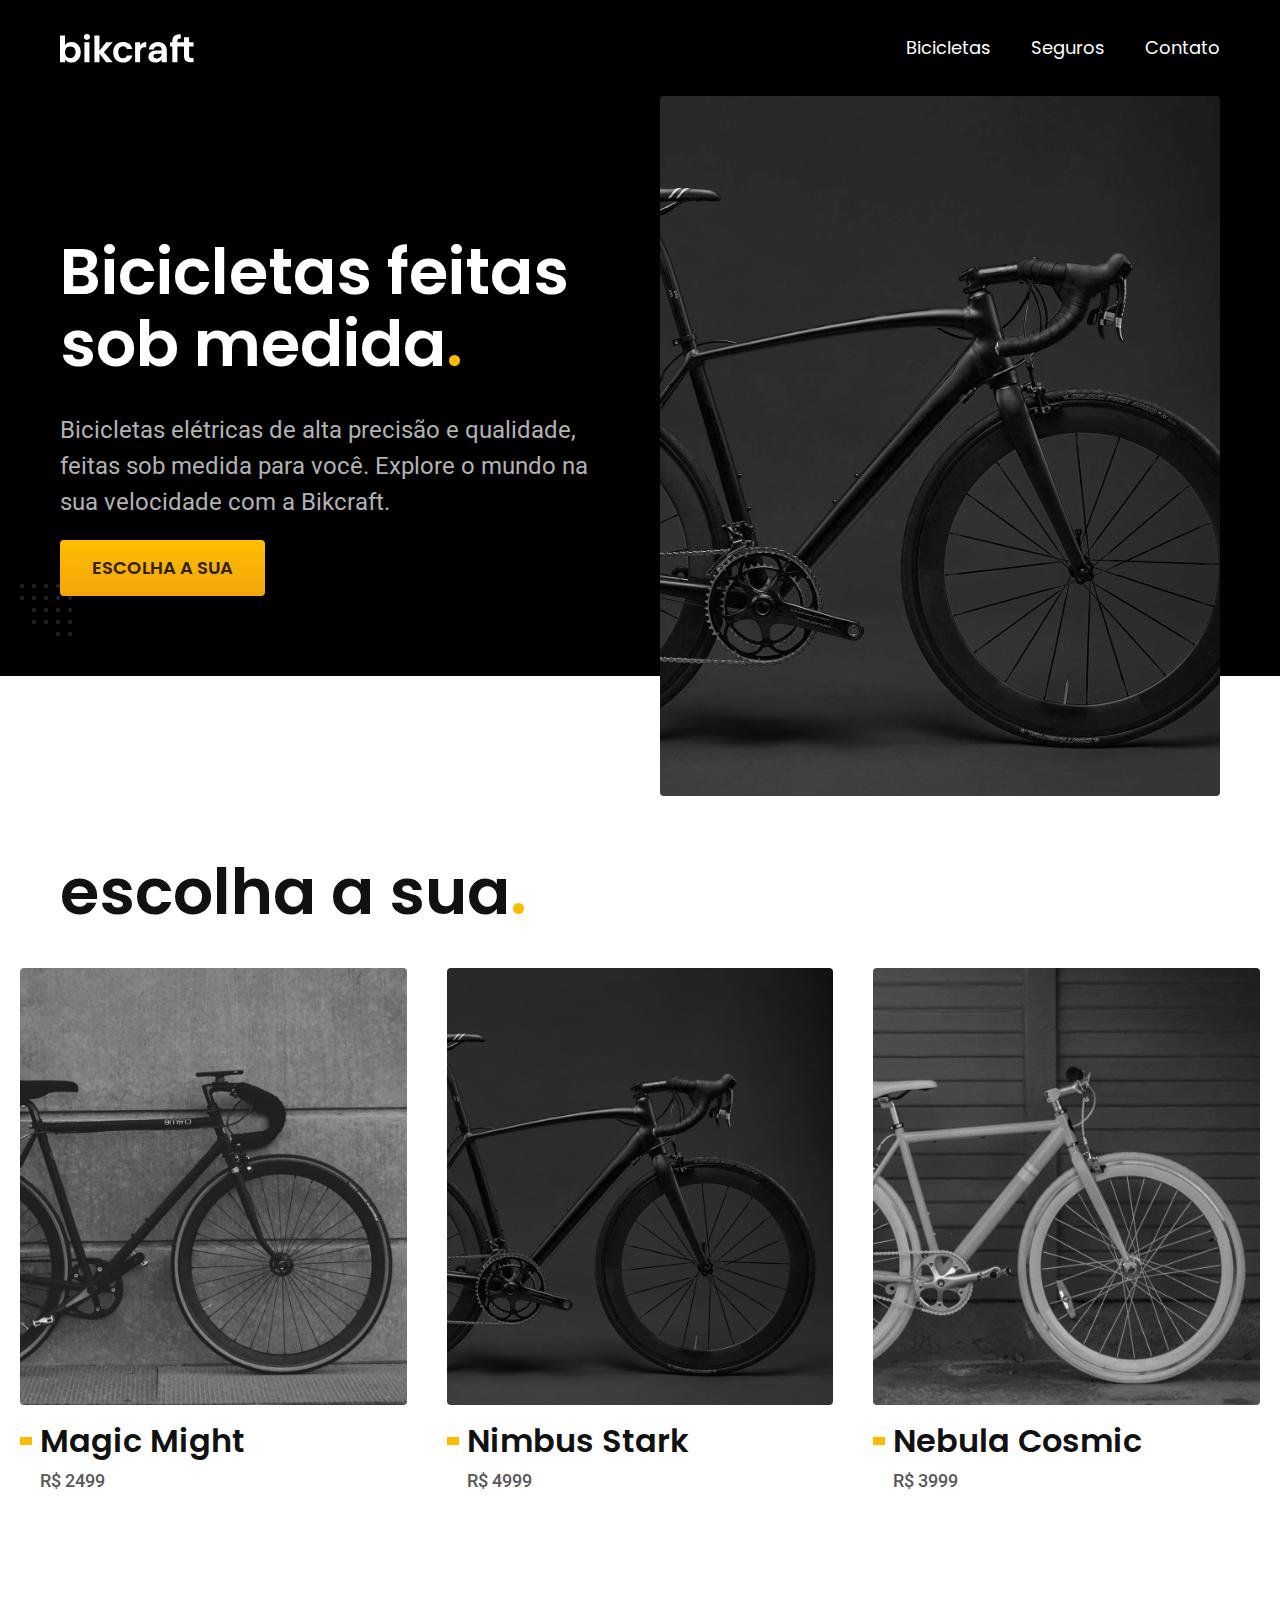
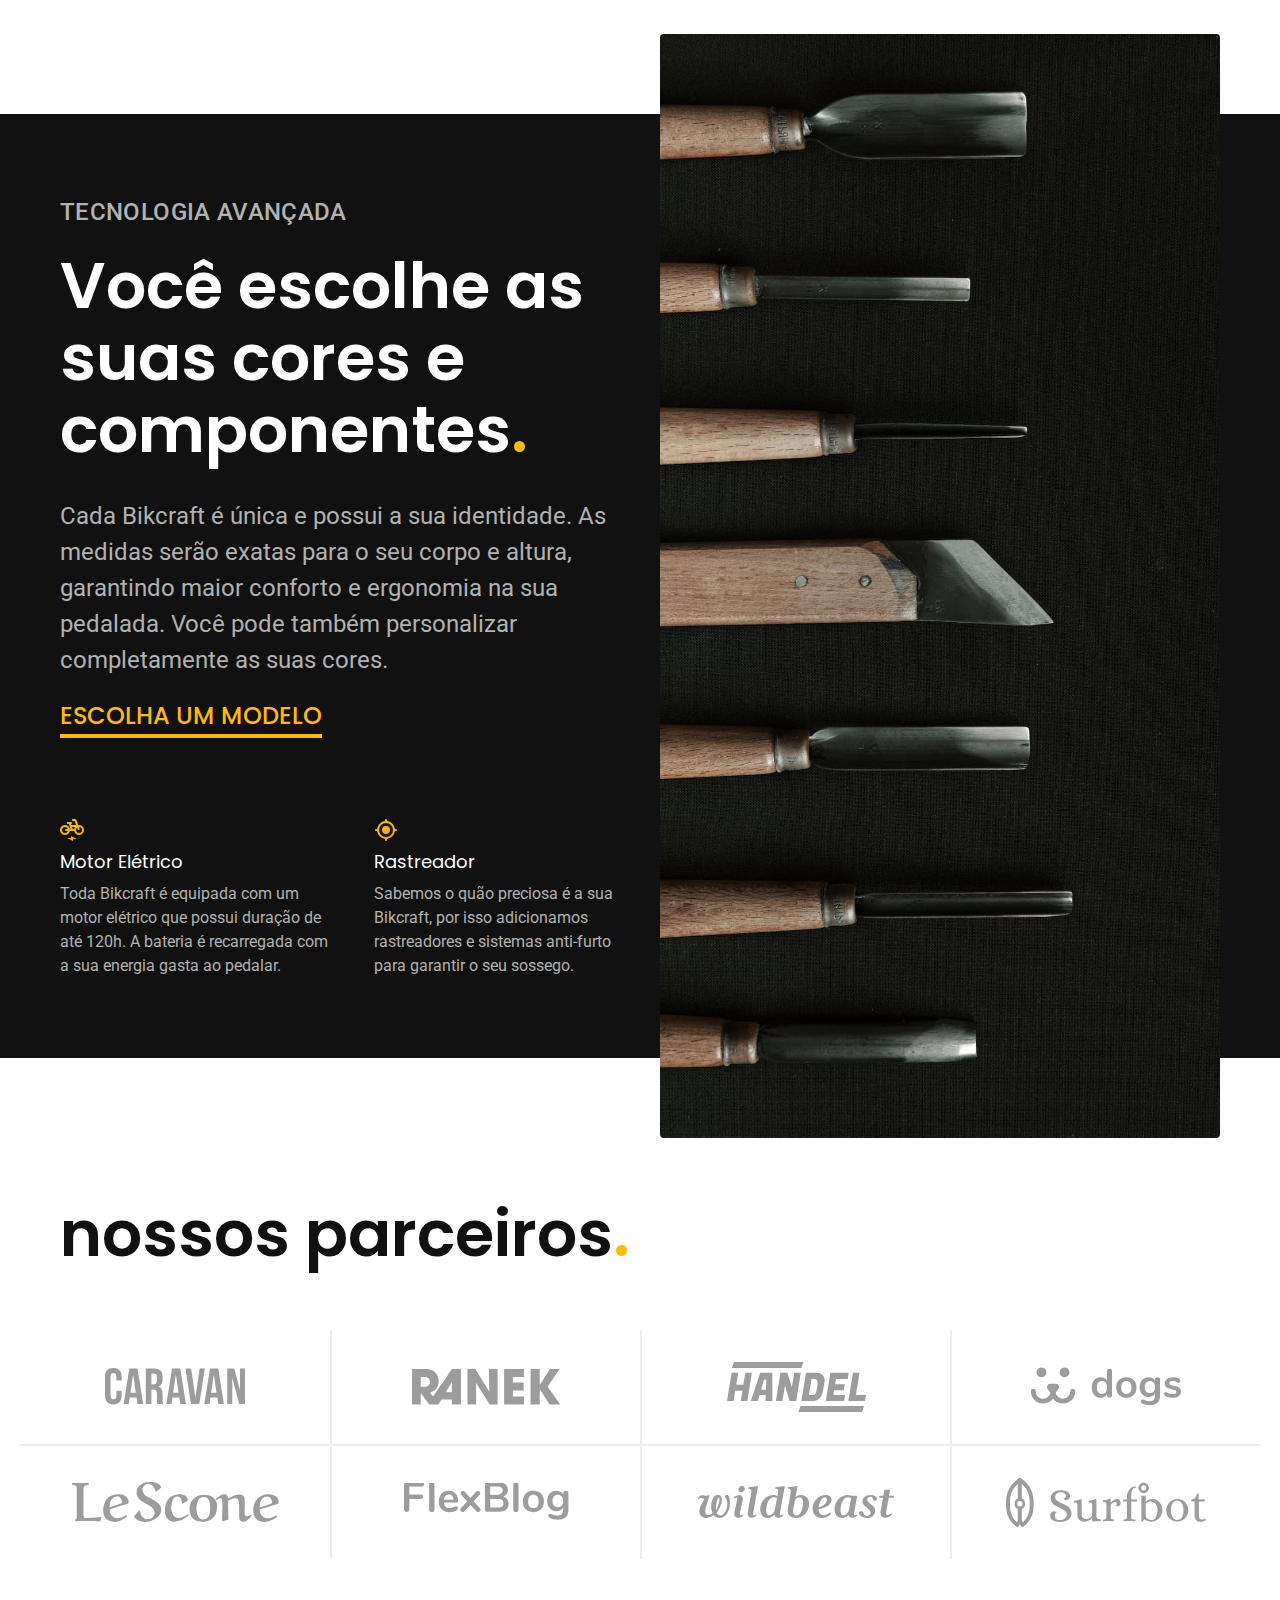
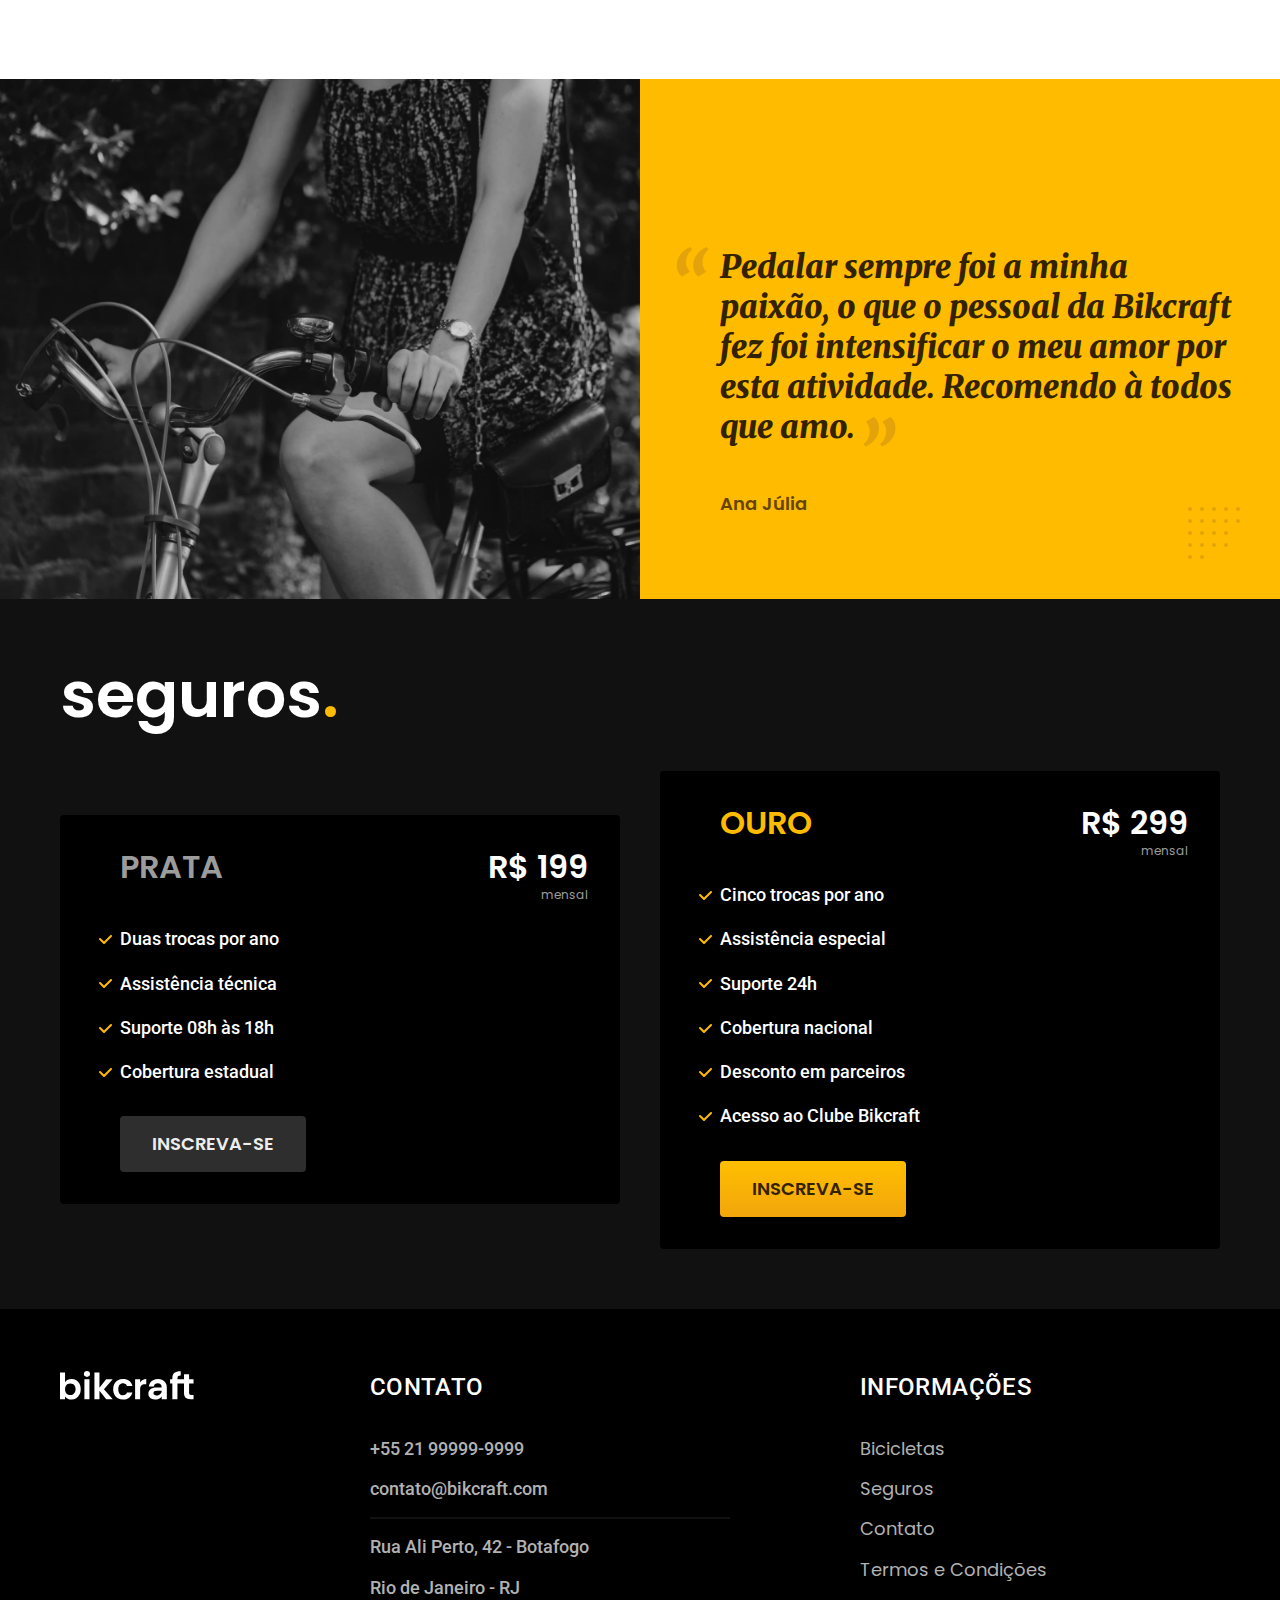
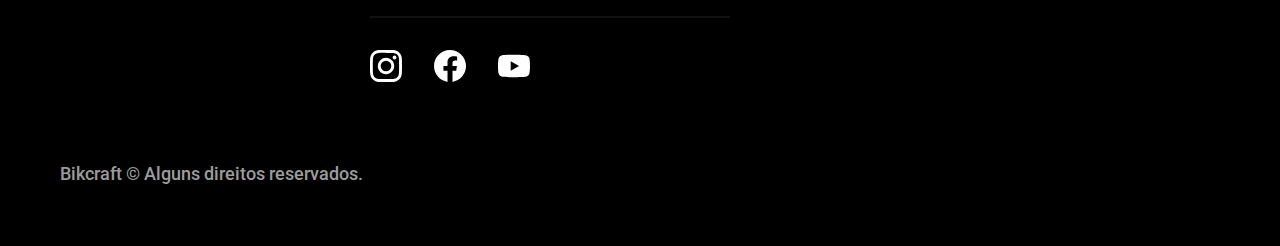
<file: index.html>
<!DOCTYPE html>
<html lang="pt-BR">
<head>
    <meta charset="UTF-8">
    <meta http-equiv="X-UA-Compatible" content="IE=edge">
    <meta name="viewport" content="width=device-width, initial-scale=1.0">
    <meta name="description" content="Bicicletas elétricas de alta precisão e qualidade, feitas sob medida para o cliente. Explore o mundo na sua velocidade com a Bikcraft.">
    
    <link rel="icon" href="./favicon.svg" type="image/svg+xml">
    <link rel="preload" href="./css/style.css" as="style">
    <link rel="stylesheet" href="./css/style.css">
    
    <title>Bikcraft - Bicicletas Elétricas</title>

    <script>document.documentElement.classList.add('js')</script>
</head>
<body>
    <header class="header-bg">
        <div class="container header">
            <a href="/"><img src="./img/bikcraft.svg" width="136" height="32" alt="Bikcraft"></a>
            <nav aria-label="Primária">
                <ul class="header-menu font-1-m">
                    <li><a href="./bicicletas.html">Bicicletas</a></li>
                    <li><a href="./seguros.html">Seguros</a></li>
                    <li><a href="./contato.html">Contato</a></li>
                </ul>
            </nav>
        </div>
    </header>

    <main class="intro-bg">
        <div class="intro container">
            <div class="intro-conteudo">
                <h1 class="font-1-xxl cor-0 fadeInDown" data-anime="200">Bicicletas feitas sob medida<span class="cor-p1">.</span></h1>
                <p class="font-2-l cor-5 fadeInDown" data-anime="400">Bicicletas elétricas de alta precisão e qualidade, feitas sob medida para você. Explore o mundo na sua velocidade com a Bikcraft.</p>
                <a class="btn fadeInDown" href="./bicicletas.html" data-anime="600">Escolha a sua</a>
            </div>
            <picture class="fadeInDown" data-anime="800">
                <source media="(max-width: 800px)" srcset="./img/bicicletas/nimbus.jpg">
                <img src="./img/fotos/introducao.jpg" width="1280" height="1600" alt="Bicicleta elétrica preta">
            </picture>          
        </div>
    </main>

    <article class="bicicletas-lista">
        <h2 class="container font-1-xxl">escolha a sua<span class="cor-p1">.</span></h2>
        <ul>
            <li>
                <a href="./bicicletas/magic.html">
                    <img src="./img/bicicletas/magic-home.jpg" alt="Bicicleta preta">
                    <h3 class="font-1-xl">Magic Might</h3>
                    <span class="font-2-m cor-8">R$ 2499</span>
                </a>
            </li>

            <li>
                <a href="./bicicletas/nimbus.html">
                    <img src="./img/bicicletas/nimbus-home.jpg" alt="Bicicleta preta">
                    <h3 class="font-1-xl">Nimbus Stark</h3>
                    <span class="font-2-m cor-8">R$ 4999</span>
                </a>
            </li>

            <li>
                <a href="./bicicletas/nebula.html">
                    <img src="./img/bicicletas/nebula-home.jpg" alt="Bicicleta branca">
                    <h3 class="font-1-xl">Nebula Cosmic</h3>
                    <span class="font-2-m cor-8">R$ 3999</span>
                </a>
            </li>
        </ul>
    </article>

    <article class="tecnologia-bg">
        <div class="tecnologia container">
            <div class="tecnologia-conteudo">
                <span class="font-2-l-b cor-5">Tecnologia Avançada</span>
                <h2 class="font-1-xxl cor-0">Você escolhe as suas cores e componentes<span class="cor-p1">.</span></h2>
                <p class="font-2-l cor-5">Cada Bikcraft é única e possui a sua identidade. As medidas serão exatas para o seu corpo e altura, garantindo maior conforto e ergonomia na sua pedalada. Você pode também personalizar completamente as suas cores.</p>
                <a class="link" href="./bicicletas.html">Escolha um modelo</a>
                <div class="tecnologia-vantagens">
                    <div>
                        <img src="./img/icones/eletrica.svg" alt="">
                        <h3 class="font-1-m cor-0">Motor Elétrico</h3>
                        <p class="font-2-s cor-5">Toda Bikcraft é equipada com um motor elétrico que possui duração de até 120h. A bateria é recarregada com a sua energia gasta ao pedalar.</p>
                    </div>
                    <div>
                        <img src="./img/icones/rastreador.svg" alt="">
                        <h3 class="font-1-m cor-0">Rastreador</h3>
                        <p class="font-2-s cor-5">Sabemos o quão preciosa é a sua Bikcraft, por isso adicionamos rastreadores e sistemas anti-furto para garantir o seu sossego.</p>
                    </div>
                </div>
            </div>
            <div class="tecnologia-img">
                <img src="./img/fotos/tecnologia.jpg" alt="">
            </div>
        </div>
    </article>

    <section class="parceiros" aria-label="Nossos Parceiros">
        <h2 class="container font-1-xxl">nossos parceiros<span class="cor-p1">.</span></h2>

        <ul>
            <li><img src="./img/parceiros/caravan.svg" alt="Caravan"></li>
            <li><img src="./img/parceiros/ranek.svg" alt="ranek"></li>
            <li><img src="./img/parceiros/handel.svg" alt="handel"></li>
            <li><img src="./img/parceiros/dogs.svg" alt="dogs"></li>
            <li><img src="./img/parceiros/lescone.svg" alt="lescone"></li>
            <li><img src="./img/parceiros/flexblog.svg" alt="flexblog"></li>
            <li><img src="./img/parceiros/wildbeast.svg" alt="wildbeast"></li>
            <li><img src="./img/parceiros/surfbot.svg" alt="surfbot"></li>
        </ul>
    </section>

    <section class="depoimento" aria-label="Depoimento">
        <div>
            <img src="./img/fotos/depoimento.jpg" alt="Pessoa pedalando uma Bikcraft">
        </div>
        <div class="depoimento-conteudo">
            <blockquote class="font-1-xl cor-p5">
                <p>Pedalar sempre foi a minha paixão, o que o pessoal da Bikcraft fez foi intensificar o meu amor por esta atividade. Recomendo à todos que amo.</p>
                <span class="font-1-m-b cor-p4">Ana Júlia</span>
            </blockquote>
        </div>
    </section>

    <article class="seguros-bg">
        <div class="seguros container">
            <h2 class="font-1-xxl cor-0">seguros<span class="cor-p1">.</span></h2>

            <div class="seguros-item">
                <h3 class="font-1-xl cor-6">PRATA</h3>
                    <span class="font-1-xl cor-0">R$ 199 <span class="font-1-xs cor-6">mensal</span></span>
                    <ul class="font-2-m cor-0">
                        <li>Duas trocas por ano</li>
                        <li>Assistência técnica</li>
                        <li>Suporte 08h às 18h</li>
                        <li>Cobertura estadual</li>
                    </ul>
                    <a class="btn secundario" href="./orcamento.html">Inscreva-se</a>
            </div>

            <div class="seguros-item">
                <h3 class="font-1-xl cor-p1">OURO</h3>
                    <span class="font-1-xl cor-0">R$ 299 <span class="font-1-xs cor-6">mensal</span></span>
                    <ul class="font-2-m cor-0">
                        <li>Cinco trocas por ano</li>
                        <li>Assistência especial</li>
                        <li>Suporte 24h</li>
                        <li>Cobertura nacional</li>
                        <li>Desconto em parceiros</li>
                        <li>Acesso ao Clube Bikcraft</li>
                    </ul>
                    <a class="btn" href="./orcamento.html">Inscreva-se</a>
            </div>
        </div>
    </article>

    <footer class="footer-bg">
        <div class="footer container">
            <img src="./img/bikcraft.svg" alt="Bikcraft">
            <div class="footer-contato">
                <h3 class="font-2-l-b cor-0">Contato</h3>
                <ul class="font-2-m cor-5">
                    <li><a href="tel:+5521999999999">+55 21 99999-9999</a></li>
                    <li><a href="mailto:contato@bikcraft.com">contato@bikcraft.com</a></li>
                    <li>Rua Ali Perto, 42 - Botafogo</li>
                    <li>Rio de Janeiro - RJ</li>
                </ul>
                <div class="footer-redes">
                    <a href="/">
                        <img src="./img/redes/instagram.svg" alt="Instagram">
                    </a>

                    <a href="/">
                        <img src="./img/redes/facebook.svg" alt="Facebook">
                    </a>

                    <a href="/">
                        <img src="./img/redes/youtube.svg" alt="YouTube">
                    </a>
                </div>
            </div>
            <div class="footer-informacoes">
                <h3 class="font-2-l-b cor-0">Informações</h3>
                <nav>
                    <ul class="font-1-m cor-5">
                        <li><a href="./bicicletas.html">Bicicletas</a></li>
                        <li><a href="./seguros.html">Seguros</a></li>
                        <li><a href="./contato.html">Contato</a></li>
                        <li><a href="./termos.html">Termos e Condições</a></li>
                    </ul>
                </nav>
            </div>
            <p class="font-2-m cor-6 footer-copy">Bikcraft &copy; Alguns direitos reservados.</p>
        </div>
    </footer>

    <script src="./js/plugins/simple-anime.js"></script>
    <script src="./js/script.js"></script>    
</body>
</html>
</file>
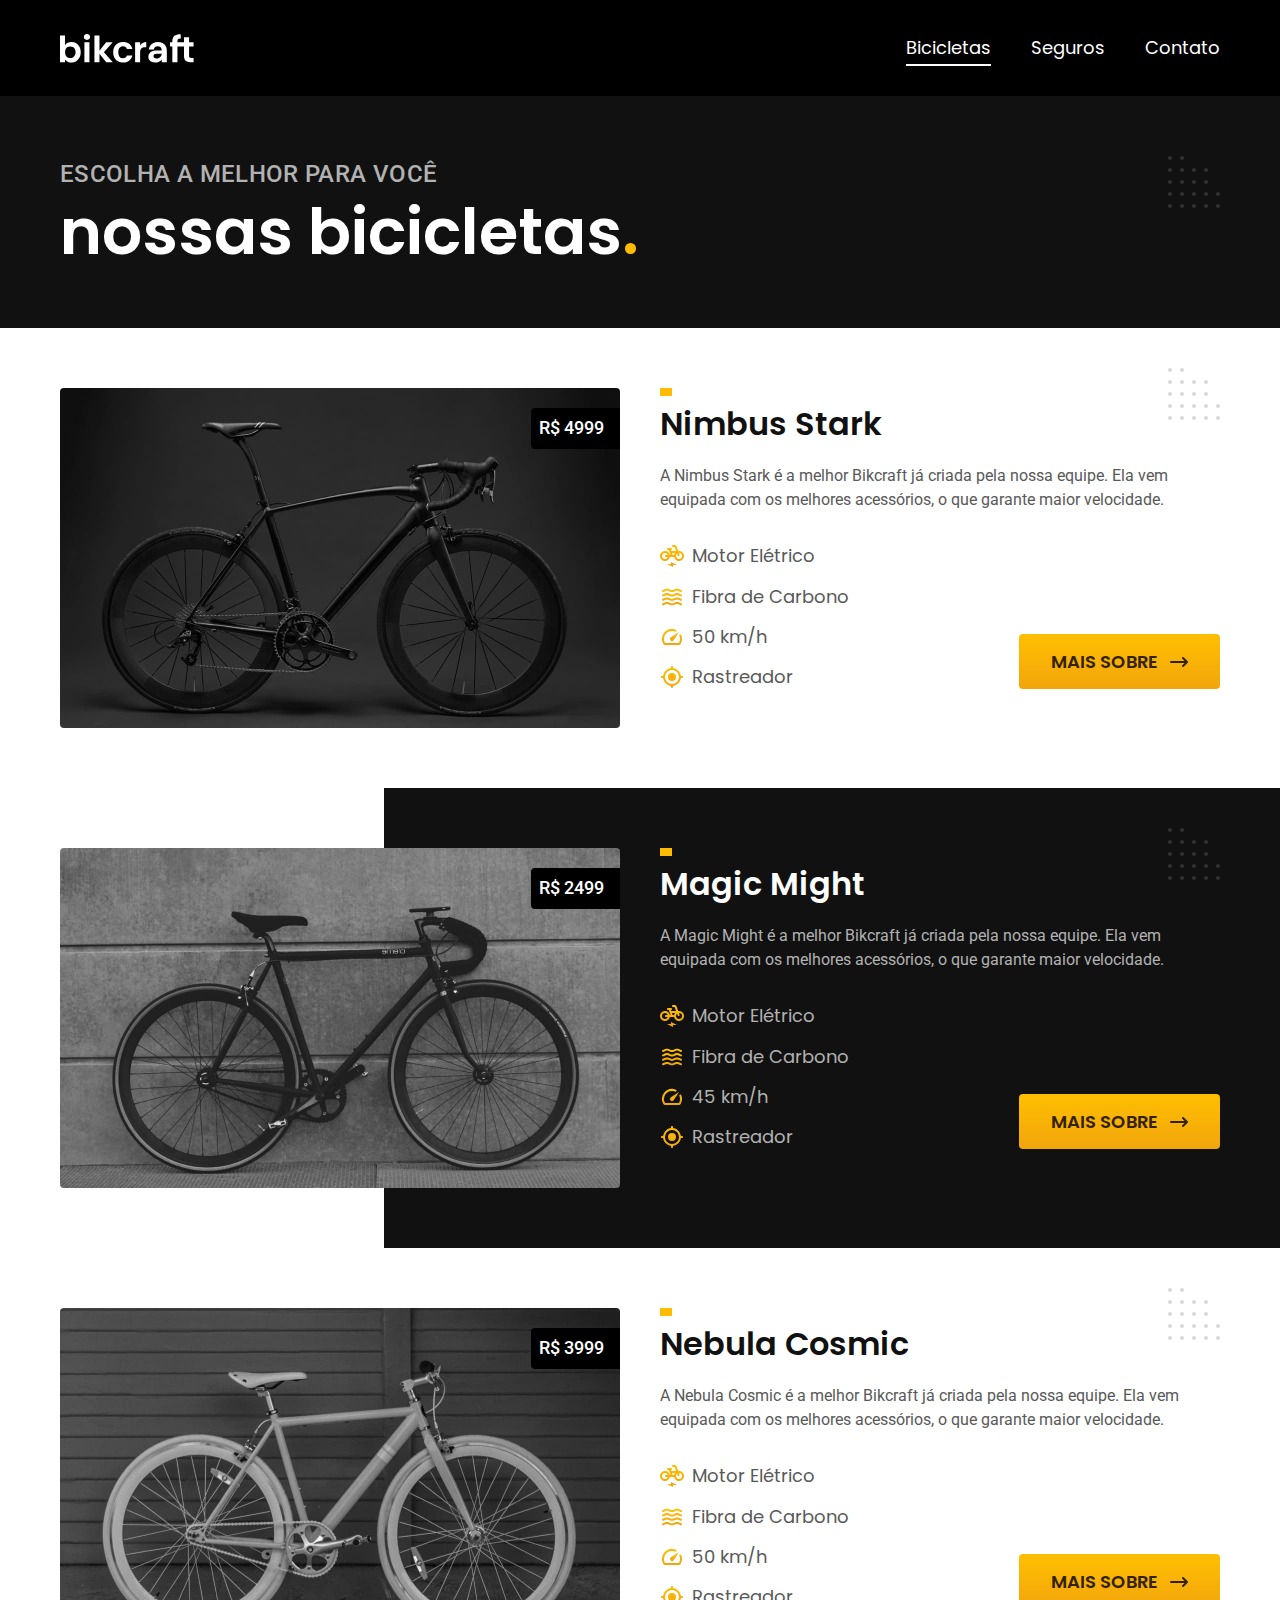
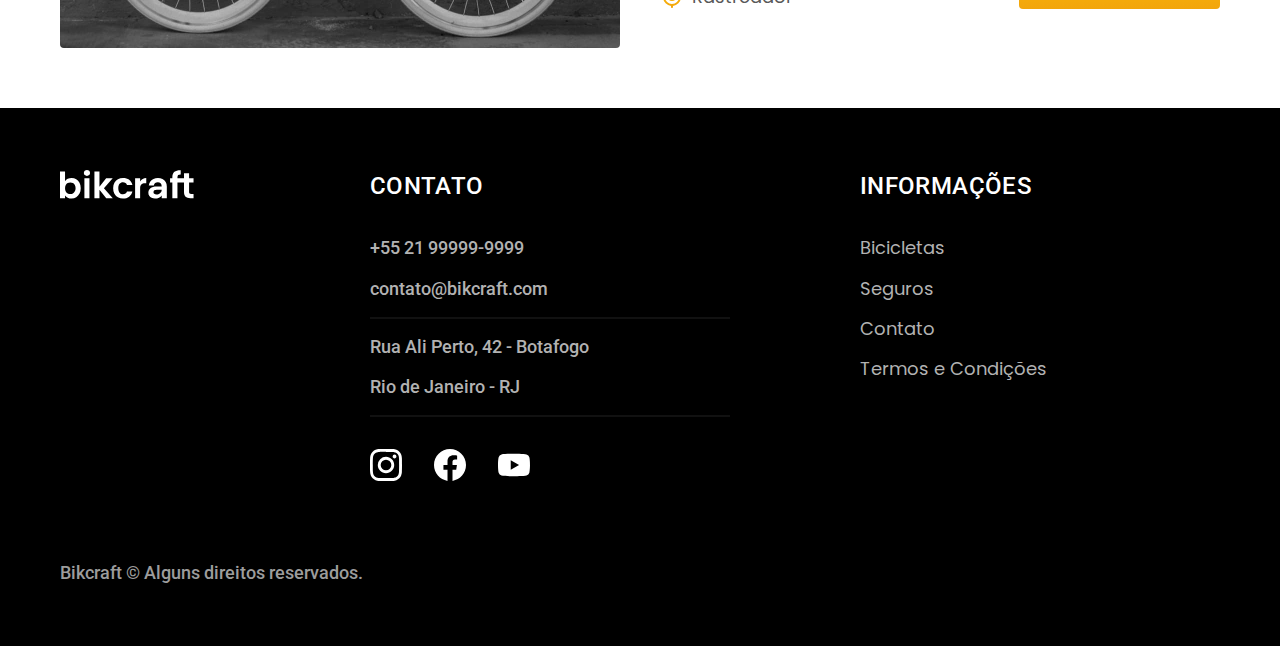
<file: bicicletas.html>
<!DOCTYPE html>
<html lang="pt-BR">
<head>
    <meta charset="UTF-8">
    <meta http-equiv="X-UA-Compatible" content="IE=edge">
    <meta name="viewport" content="width=device-width, initial-scale=1.0">
    <meta name="description" content="Bicicletas">
<link rel="icon" href="./favicon.svg" type="image/svg+xml">
    <link rel="preload" href="./css/style.css" as="style">
    <link rel="stylesheet" href="./css/style.css">
    <title>Bicicletas | Bikcraft</title>
    <script>document.documentElement.classList.add('js')</script>
</head>
<body id="bicicletas">
    <header class="header-bg">
        <div class="container header">
            <a href="/"><img src="./img/bikcraft.svg" alt="Bikcraft"></a>
            <nav aria-label="Primária">
                <ul class="header-menu font-1-m">
                    <li><a href="./bicicletas.html">Bicicletas</a></li>
                    <li><a href="./seguros.html">Seguros</a></li>
                    <li><a href="./contato.html">Contato</a></li>
                </ul>
            </nav>
        </div>
    </header>

    <main>
        <div class="titulo-bg">
            <div class="titulo container">
                <p class="font-2-l-b cor-5">Escolha a melhor para você</p>
                <h1 class="font-1-xxl cor-0">nossas bicicletas<span class="cor-p1">.</span></h1>
            </div>
        </div>


        <div class="bicicletas container">
            <div class="bicicletas-img">
                <img src="./img/bicicletas/nimbus.jpg" alt="Bicicleta preta">
                <span class="font-2-m cor-0">R$ 4999</span>
            </div>
            <div class="bicicletas-conteudo">
                <h2 class="font-1-xl">Nimbus Stark</h2>
                <p class="font-2-s cor-8">A Nimbus Stark é a melhor Bikcraft já criada pela nossa equipe. Ela vem equipada com os melhores acessórios, o que garante maior velocidade.</p>
                <ul class="font-1-m cor-8">
                    <li>
                        <img src="./img/icones/eletrica.svg" alt="">
                        Motor Elétrico
                    </li>
                    <li>
                        <img src="./img/icones/carbono.svg" alt="">
                        Fibra de Carbono
                    </li>
                    <li>
                        <img src="./img/icones/velocidade.svg" alt="">
                        50 km/h
                    </li>
                    <li>
                        <img src="./img/icones/rastreador.svg" alt="">
                        Rastreador
                    </li>
                </ul>
                <a class="btn seta" href="./bicicletas/nimbus.html">Mais Sobre</a>
            </div>
        </div>

        
        <div class="bicicletas-bg">
            <div class="bicicletas container">
                <div class="bicicletas-img">
                    <img src="./img/bicicletas/magic.jpg" alt="Bicicleta preta">
                    <span class="font-2-m cor-0">R$ 2499</span>
                </div>
                <div class="bicicletas-conteudo">
                    <h2 class="font-1-xl cor-0">Magic Might</h2>
                    <p class="font-2-s cor-5">A Magic Might é a melhor Bikcraft já criada pela nossa equipe. Ela vem equipada com os melhores acessórios, o que garante maior velocidade.</p>
                    <ul class="font-1-m cor-5">
                        <li>
                            <img src="./img/icones/eletrica.svg" alt="">
                            Motor Elétrico
                        </li>
                        <li>
                            <img src="./img/icones/carbono.svg" alt="">
                            Fibra de Carbono
                        </li>
                        <li>
                            <img src="./img/icones/velocidade.svg" alt="">
                            45 km/h
                        </li>
                        <li>
                            <img src="./img/icones/rastreador.svg" alt="">
                            Rastreador
                        </li>
                    </ul>
                    <a class="btn seta" href="./bicicletas/magic.html">Mais Sobre</a>
                </div>
            </div>
        </div>


        <div class="bicicletas container">
            <div class="bicicletas-img">
                <img src="./img/bicicletas/nebula.jpg" alt="Bicicleta preta">
                <span class="font-2-m cor-0">R$ 3999</span>
            </div>
            <div class="bicicletas-conteudo">
                <h2 class="font-1-xl">Nebula Cosmic</h2>
                <p class="font-2-s cor-8">A Nebula Cosmic é a melhor Bikcraft já criada pela nossa equipe. Ela vem equipada com os melhores acessórios, o que garante maior velocidade.</p>
                <ul class="font-1-m cor-8">
                    <li>
                        <img src="./img/icones/eletrica.svg" alt="">
                        Motor Elétrico
                    </li>
                    <li>
                        <img src="./img/icones/carbono.svg" alt="">
                        Fibra de Carbono
                    </li>
                    <li>
                        <img src="./img/icones/velocidade.svg" alt="">
                        50 km/h
                    </li>
                    <li>
                        <img src="./img/icones/rastreador.svg" alt="">
                        Rastreador
                    </li>
                </ul>
                <a class="btn seta" href="./bicicletas/nebula.html">Mais Sobre</a>
            </div>
        </div>

        
    </main>

    <footer class="footer-bg">
        <div class="footer container">
            <img src="./img/bikcraft.svg" alt="Bikcraft">
            <div class="footer-contato">
                <h3 class="font-2-l-b cor-0">Contato</h3>
                <ul class="font-2-m cor-5">
                    <li><a href="tel:+5521999999999">+55 21 99999-9999</a></li>
                    <li><a href="mailto:contato@bikcraft.com">contato@bikcraft.com</a></li>
                    <li>Rua Ali Perto, 42 - Botafogo</li>
                    <li>Rio de Janeiro - RJ</li>
                </ul>
                <div class="footer-redes">
                    <a href="/">
                        <img src="./img/redes/instagram.svg" alt="Instagram">
                    </a>

                    <a href="/">
                        <img src="./img/redes/facebook.svg" alt="Facebook">
                    </a>

                    <a href="/">
                        <img src="./img/redes/youtube.svg" alt="YouTube">
                    </a>
                </div>
            </div>
            <div class="footer-informacoes">
                <h3 class="font-2-l-b cor-0">Informações</h3>
                <nav>
                    <ul class="font-1-m cor-5">
                        <li><a href="./bicicletas.html">Bicicletas</a></li>
                        <li><a href="./seguros.html">Seguros</a></li>
                        <li><a href="./contato.html">Contato</a></li>
                        <li><a href="./termos.html">Termos e Condições</a></li>
                    </ul>
                </nav>
            </div>
            <p class="font-2-m cor-6 footer-copy">Bikcraft &copy; Alguns direitos reservados.</p>
        </div>
    </footer>
    
    <script src="./js/script.js"></script>
</body>
</html>
</file>
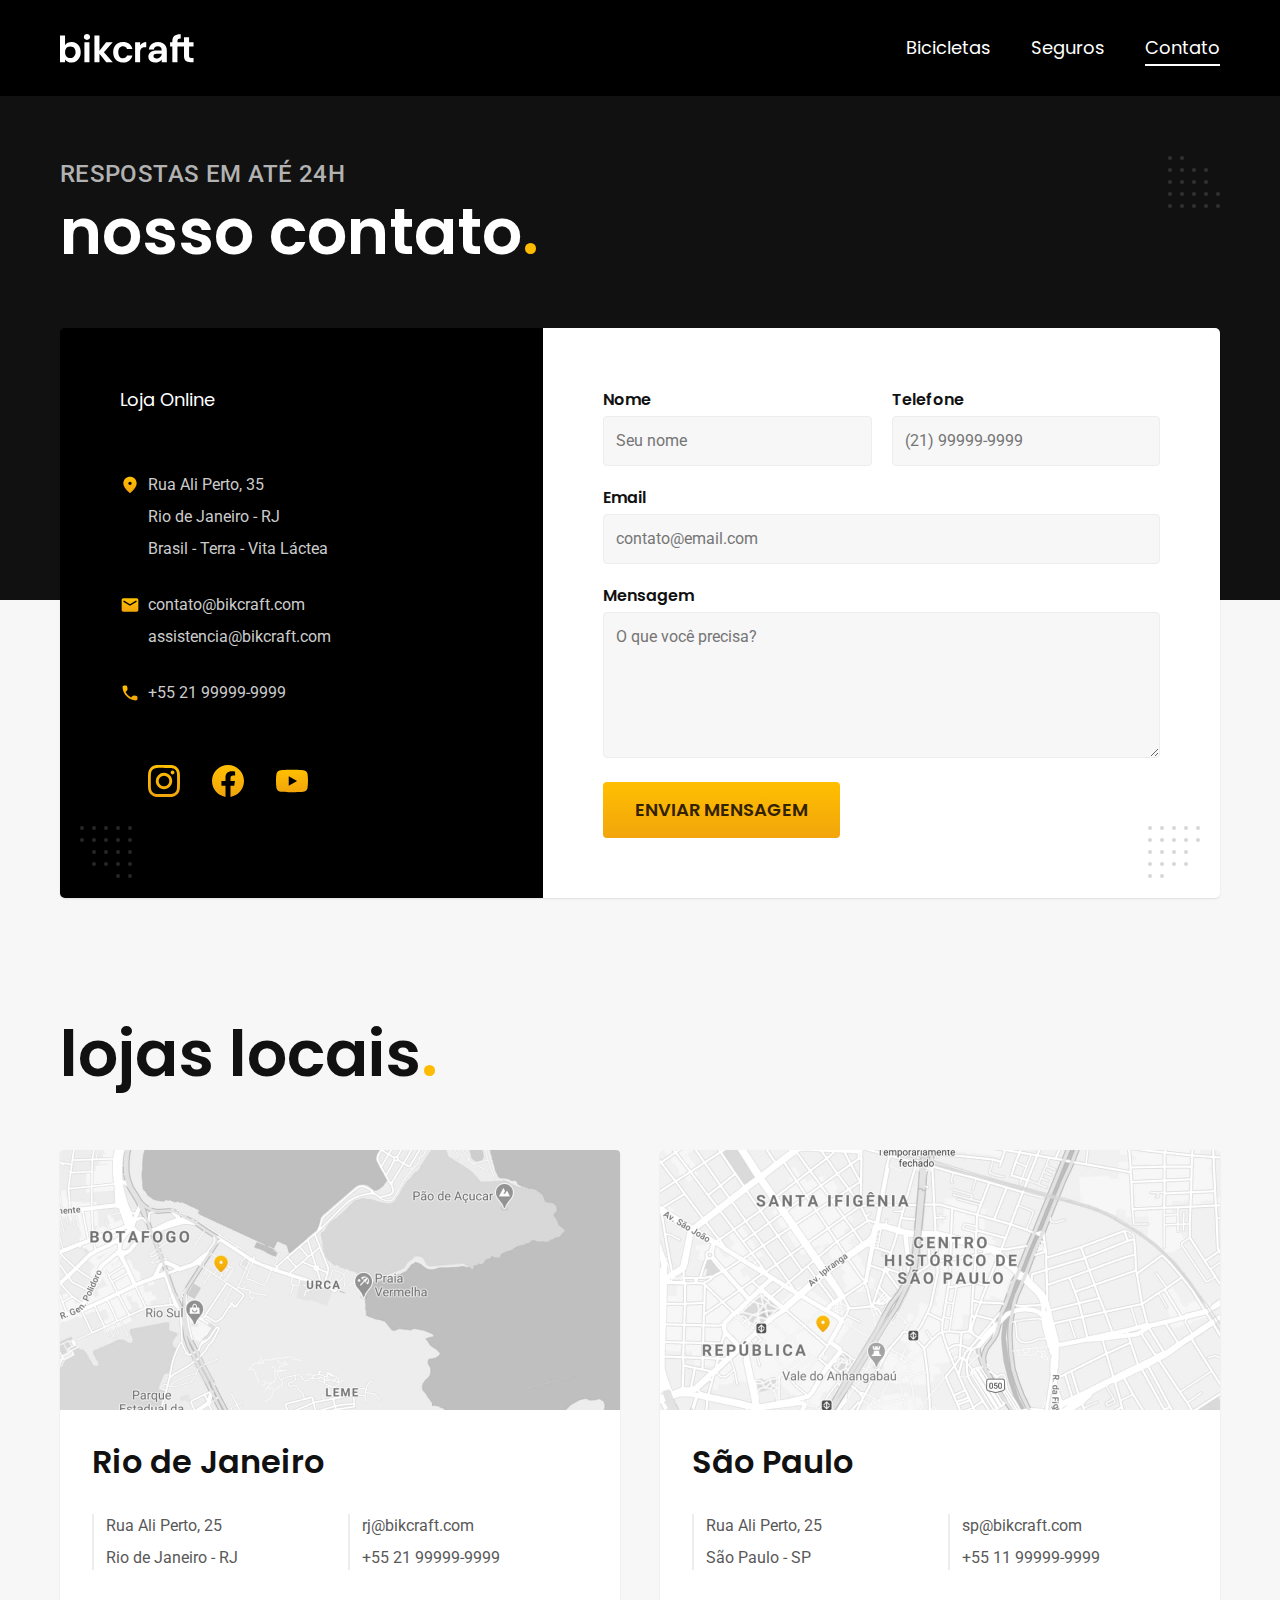
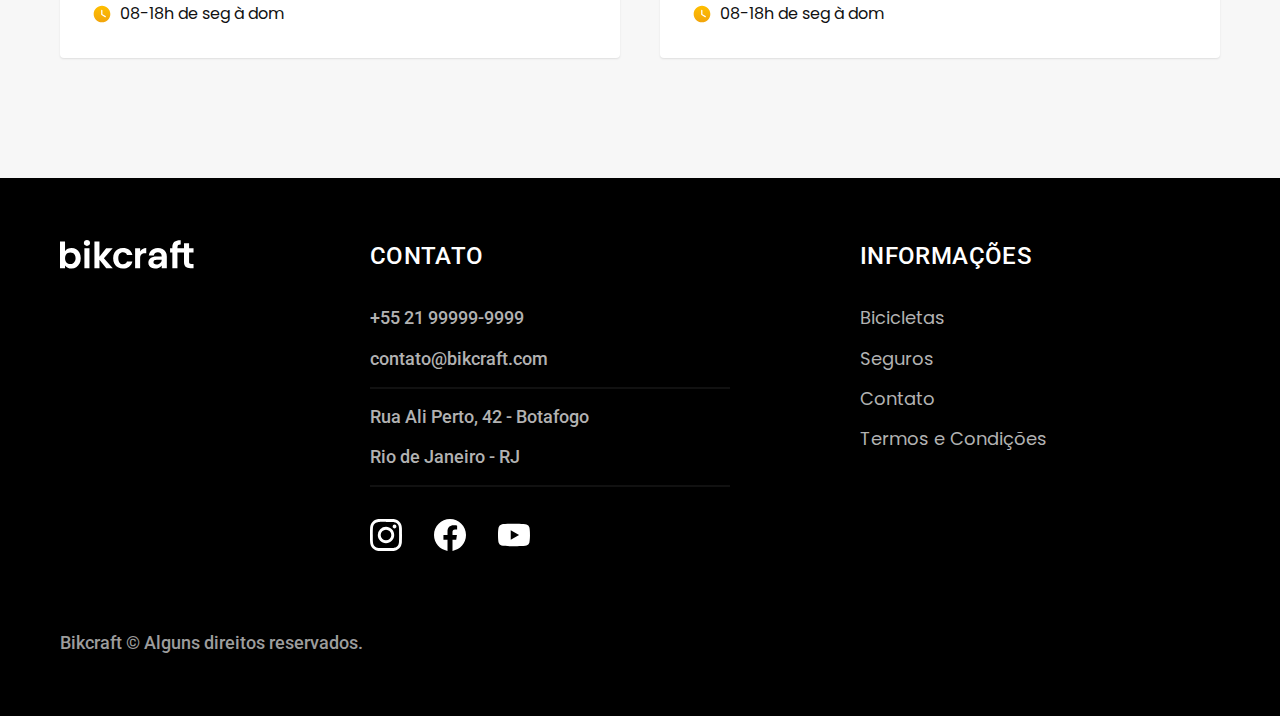
<file: contato.html>
<!DOCTYPE html>
<html lang="pt-BR">
<head>
    <meta charset="UTF-8">
    <meta http-equiv="X-UA-Compatible" content="IE=edge">
    <meta name="viewport" content="width=device-width, initial-scale=1.0">
    <meta name="description" content="Contato.">
<link rel="icon" href="./favicon.svg" type="image/svg+xml">
    <link rel="preload" href="./css/style.css" as="style">
    <link rel="stylesheet" href="./css/style.css">
    <title>Contato | Bikcraft</title>
    <script>document.documentElement.classList.add('js')</script>
</head>
<body id="contato">
    <header class="header-bg">
        <div class="container header">
            <a href="/"><img src="./img/bikcraft.svg" alt="Bikcraft"></a>
            <nav aria-label="Primária">
                <ul class="header-menu font-1-m">
                    <li><a href="./bicicletas.html">Bicicletas</a></li>
                    <li><a href="./seguros.html">Seguros</a></li>
                    <li><a href="./contato.html">Contato</a></li>
                </ul>
            </nav>
        </div>
    </header>

    <main>
        <div class="titulo-bg">
            <div class="titulo container">
                <p class="font-2-l-b cor-5">Respostas em até 24h</p>
                <h1 class="font-1-xxl cor-0">nosso contato<span class="cor-p1">.</span></h1>
            </div>
        </div>
        <div class="contato container">
            <section class="contato-dados" aria-label="Endereço">
                <h2 class="font-1-m cor-0">Loja Online</h2>
                <div class="contato-endereco font-2-s cor-4">
                    <p>Rua Ali Perto, 35 </p>
                    <p>Rio de Janeiro - RJ</p>
                    <p>Brasil - Terra - Vita Láctea</p>
                </div>
                <address class="contato-meios font-2-s cor-4">
                    <a href="mailto:contato@bikcraft.com">contato@bikcraft.com</a>
                    <a href="mailto:assistencia@bikcraft.com">assistencia@bikcraft.com</a>
                    <a href="tel:+5521999999999">+55 21 99999-9999</a>
                </address>
                <div class="contato-redes">
                    <a href="/">
                        <img src="./img/redes/instagram-p.svg" alt="Instagram">
                    </a>

                    <a href="/">
                        <img src="./img/redes/facebook-p.svg" alt="Facebook">
                    </a>

                    <a href="/">
                        <img src="./img/redes/youtube-p.svg" alt="YouTube">
                    </a>
                </div>
            </section>
            <section class="contato-formulario" aria-label="Formulário de contato">
                <form class="form" action="./contato.html">
                    <div>
                        <label for="nome">Nome</label>
                        <input type="text" id="nome" name="nome" placeholder="Seu nome">
                    </div>

                    <div>
                        <label for="telefone">Telefone</label>
                        <input type="text" id="telefone" name="telefone" placeholder="(21) 99999-9999">
                    </div>

                    <div class="col-2">
                        <label for="email">Email</label>
                        <input type="email" id="email" name="email" placeholder="contato@email.com">
                    </div>

                    <div class="col-2">
                        <label for="mensagem">Mensagem</label>
                        <textarea rows="5" id="mensagem" name="mensagem" placeholder="O que você precisa?"></textarea>
                    </div>
                    <button class="btn col-2">Enviar Mensagem</button>
                </form>
            </section>
        </div>
    </main>

    <article class="lojas container">
        <h2 class="font-1-xxl">lojas locais<span class="cor-p1">.</span></h2>
        <div class="lojas-item">
            <img src="./img/lojas/rj.jpg" alt="Mapa marcando o endereço em Rua Ali Perto, 25 - Rio de Janeiro - RJ">
            <div class="lojas-conteudo">
                <h3 class="font-1-xl">Rio de Janeiro</h3>
                <div class="lojas-dados font-2-s cor-8">
                    <p>Rua Ali Perto, 25</p>
                    <p>Rio de Janeiro - RJ</p>
                </div>
                
                <div class="lojas-dados font-2-s cor-8">
                    <a href="mailto:rj@bikcraft.com">rj@bikcraft.com</a>
                    <a href="tel:+5521999999999">+55 21 99999-9999</a>
                </div>
                <p class="lojas-tempo font-1-s"><img src="./img/icones/horario.svg" alt="">08-18h de seg à dom</p>
            </div>
        </div>

        <div class="lojas-item">
            <img src="./img/lojas/sp.jpg" alt="Mapa marcando o endereço em Rua Ali Perto, 25 - São Paulo - SP">
            <div class="lojas-conteudo">
                <h3 class="font-1-xl">São Paulo</h3>
                <div class="lojas-dados font-2-s cor-8">
                    <p>Rua Ali Perto, 25</p>
                    <p>São Paulo - SP</p>
                </div>
                
                <div class="lojas-dados font-2-s cor-8">
                    <a href="mailto:sp@bikcraft.com">sp@bikcraft.com</a>
                    <a href="tel:+5511999999999">+55 11 99999-9999</a>
                </div>
                <p class="lojas-tempo font-1-s"><img src="./img/icones/horario.svg" alt="">08-18h de seg à dom</p>
            </div>
        </div>
    </article>

    <footer class="footer-bg">
        <div class="footer container">
            <img src="./img/bikcraft.svg" alt="Bikcraft">
            <div class="footer-contato">
                <h3 class="font-2-l-b cor-0">Contato</h3>
                <ul class="font-2-m cor-5">
                    <li><a href="tel:+5521999999999">+55 21 99999-9999</a></li>
                    <li><a href="mailto:contato@bikcraft.com">contato@bikcraft.com</a></li>
                    <li>Rua Ali Perto, 42 - Botafogo</li>
                    <li>Rio de Janeiro - RJ</li>
                </ul>
                <div class="footer-redes">
                    <a href="/">
                        <img src="./img/redes/instagram.svg" alt="Instagram">
                    </a>

                    <a href="/">
                        <img src="./img/redes/facebook.svg" alt="Facebook">
                    </a>

                    <a href="/">
                        <img src="./img/redes/youtube.svg" alt="YouTube">
                    </a>
                </div>
            </div>
            <div class="footer-informacoes">
                <h3 class="font-2-l-b cor-0">Informações</h3>
                <nav>
                    <ul class="font-1-m cor-5">
                        <li><a href="./bicicletas.html">Bicicletas</a></li>
                        <li><a href="./seguros.html">Seguros</a></li>
                        <li><a href="./contato.html">Contato</a></li>
                        <li><a href="./termos.html">Termos e Condições</a></li>
                    </ul>
                </nav>
            </div>
            <p class="font-2-m cor-6 footer-copy">Bikcraft &copy; Alguns direitos reservados.</p>
        </div>
    </footer>
    
    <script src="./js/script.js"></script>
</body>
</html>
</file>
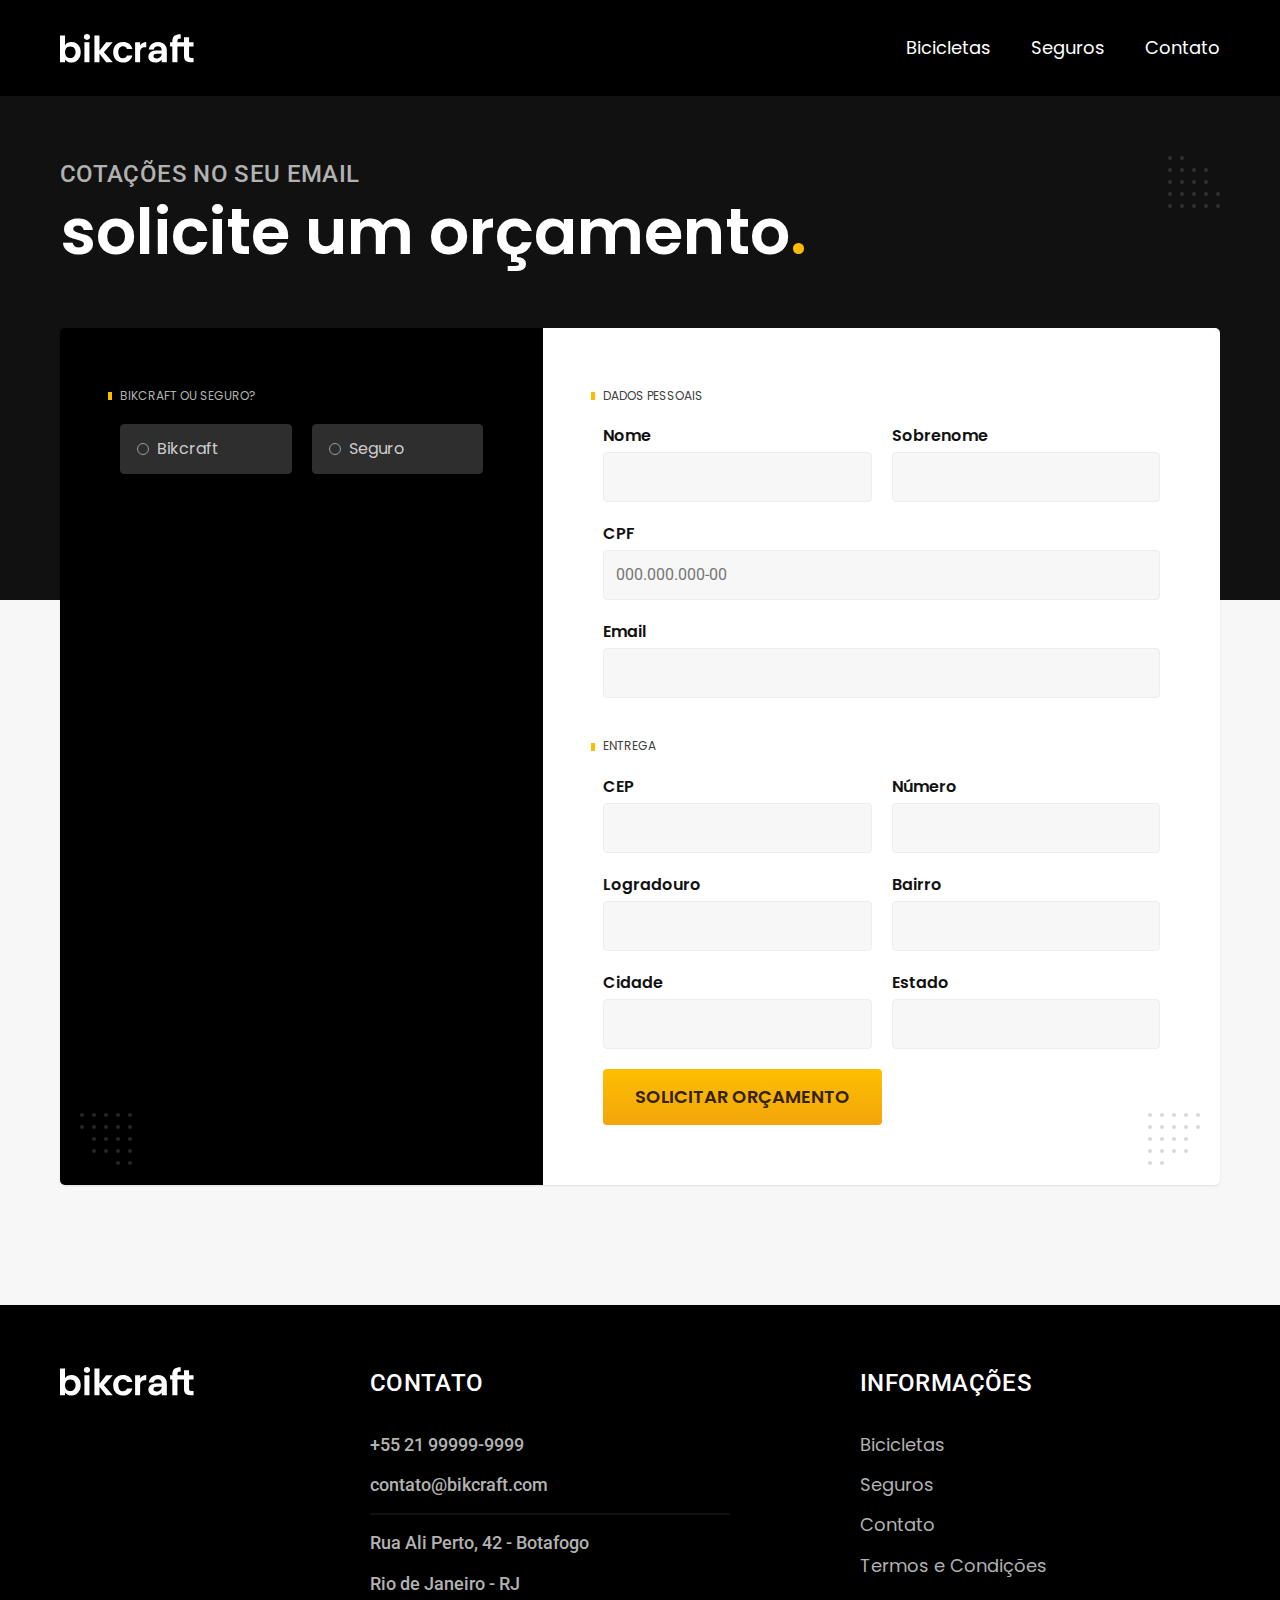
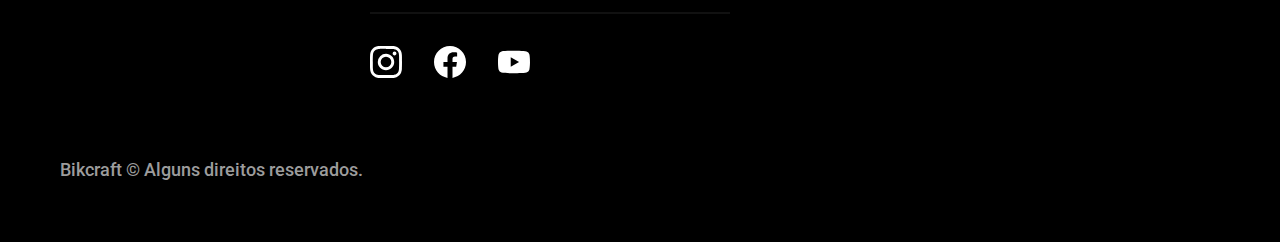
<file: orcamento.html>
<!DOCTYPE html>
<html lang="pt-BR">
<head>
    <meta charset="UTF-8">
    <meta http-equiv="X-UA-Compatible" content="IE=edge">
    <meta name="viewport" content="width=device-width, initial-scale=1.0">
    <meta name="description" content="Orçamento.">
<link rel="icon" href="./favicon.svg" type="image/svg+xml">
    <link rel="preload" href="./css/style.css" as="style">
    <link rel="stylesheet" href="./css/style.css">
    <title>Orçamento | Bikcraft</title>
    <script>document.documentElement.classList.add('js')</script>
</head>
<body id="orcamento">
    <header class="header-bg">
        <div class="container header">
            <a href="/"><img src="./img/bikcraft.svg" alt="Bikcraft"></a>
            <nav aria-label="Primária">
                <ul class="header-menu font-1-m">
                    <li><a href="./bicicletas.html">Bicicletas</a></li>
                    <li><a href="./seguros.html">Seguros</a></li>
                    <li><a href="./contato.html">Contato</a></li>
                </ul>
            </nav>
        </div>
    </header>

    <main>
        <div class="titulo-bg">
            <div class="titulo container">
                <p class="font-2-l-b cor-5">Cotações no seu email</p>
                <h1 class="font-1-xxl cor-0">solicite um orçamento<span class="cor-p1">.</span></h1>
            </div>
        </div>

        <form class="orcamento container" action="./orcamento.html">
            <div class="orcamento-produto">
                <h2 class="font-1-xs cor-5">Bikcraft ou Seguro?</h2>
                <input type="radio" name="tipo" value="bikcraft" id="bikcraft">
                <label for="bikcraft">Bikcraft</label>
        
                <input type="radio" name="tipo" value="seguro" id="seguro">
                <label for="seguro">Seguro</label>

                <div class="orcamento-conteudo" id="orcamento-bikcraft">
                    <h2 class="font-1-xs cor-5">Escolha a sua</h2>

                    <input type="radio" name="produto" id="nimbus" value="nimbus">
                    <label for="nimbus">Nimbus Stark <span>R$ 4999</span></label>
                    <div class="orcamento-detalhes">
                        <ul class="font-1-xs cor-8">
                            <li><img src="./img/icones/eletrica.svg" alt="">Motor Elétrico</li>
                            <li><img src="./img/icones/carbono.svg" alt="">Fibra de Carbono</li>
                            <li><img src="./img/icones/velocidade.svg" alt="">50 km/h</li>
                            <li><img src="./img/icones/rastreador.svg" alt="">Rastreador</li>
                        </ul>
                        <img src="./img/bicicletas/nimbus.jpg" alt="Bicicleta preta">
                    </div>

                    <input type="radio" name="produto" id="magic" value="magic">
                    <label for="magic">Magic Might <span>R$ 2499</span></label>
                    <div class="orcamento-detalhes">
                        <ul class="font-1-xs cor-8">
                            <li><img src="./img/icones/eletrica.svg" alt="">Motor Elétrico</li>
                            <li><img src="./img/icones/carbono.svg" alt="">Fibra de Carbono</li>
                            <li><img src="./img/icones/velocidade.svg" alt="">45 km/h</li>
                            <li><img src="./img/icones/rastreador.svg" alt="">Rastreador</li>
                        </ul>
                        <img src="./img/bicicletas/magic.jpg" alt="Bicicleta preta">
                    </div>

                    <input type="radio" name="produto" id="nebula" value="nebula">
                    <label for="nebula">Nebula Cosmic <span>R$ 3999</span></label>
                    <div class="orcamento-detalhes">
                        <ul class="font-1-xs cor-8">
                            <li><img src="./img/icones/eletrica.svg" alt="">Motor Elétrico</li>
                            <li><img src="./img/icones/carbono.svg" alt="">Fibra de Carbono</li>
                            <li><img src="./img/icones/velocidade.svg" alt="">40 km/h</li>
                            <li><img src="./img/icones/rastreador.svg" alt="">Rastreador</li>
                        </ul>
                        <img src="./img/bicicletas/nebula.jpg" alt="Bicicleta branca">
                    </div>

                </div>
                <div class="orcamento-conteudo" id="orcamento-seguro">
                    <h2 class="font-1-xs cor-5">Escolha o plano</h2>

                    <input type="radio" name="produto" id="prata" value="prata">
                    <label for="prata">Prata <span>R$ 199</span></label>

                    <input type="radio" name="produto" id="ouro" value="ouro">
                    <label for="ouro">Ouro <span>R$ 299</span></label>
                </div>
            </div>

            <div class="orcamento-dados form">
                <h2 class="font-1-xs cor-9 col-2">Dados pessoais</h2>
                <div>
                    <label for="nome">Nome</label>
                    <input type="text" id="nome" name="nome">
                </div>

                <div>
                    <label for="sobrenome">Sobrenome</label>
                    <input type="text" id="sobrenome" name="sobrenome">
                </div>

                <div class="col-2">
                    <label for="cpf">CPF</label>
                    <input type="text" id="cpf" name="cpf" placeholder="000.000.000-00">
                </div>

                <div class="col-2">
                    <label for="email">Email</label>
                    <input type="email" id="email" name="email">
                </div>

                <h2 class="font-1-xs cor-9 col-2">Entrega</h2>
                <div>
                    <label for="cep">CEP</label>
                    <input type="text" id="cep" name="cep">
                </div>

                <div>
                    <label for="numero">Número</label>
                    <input type="text" id="numero" name="numero">
                </div>

                <div>
                    <label for="logradouro">Logradouro</label>
                    <input type="text" id="logradouro" name="logradouro">
                </div>

                <div>
                    <label for="bairro">Bairro</label>
                    <input type="text" id="bairro" name="bairro">
                </div>

                <div>
                    <label for="cidade">Cidade</label>
                    <input type="text" id="cidade" name="cidade">
                </div>

                <div>
                    <label for="estado">Estado</label>
                    <input type="text" id="estado" name="estado">
                </div>

                <button class="btn col-2">Solicitar Orçamento</button>
            </div>
        </form>
    </main>

    <footer class="footer-bg">
        <div class="footer container">
            <img src="./img/bikcraft.svg" alt="Bikcraft">
            <div class="footer-contato">
                <h3 class="font-2-l-b cor-0">Contato</h3>
                <ul class="font-2-m cor-5">
                    <li><a href="tel:+5521999999999">+55 21 99999-9999</a></li>
                    <li><a href="mailto:contato@bikcraft.com">contato@bikcraft.com</a></li>
                    <li>Rua Ali Perto, 42 - Botafogo</li>
                    <li>Rio de Janeiro - RJ</li>
                </ul>
                <div class="footer-redes">
                    <a href="/">
                        <img src="./img/redes/instagram.svg" alt="Instagram">
                    </a>

                    <a href="/">
                        <img src="./img/redes/facebook.svg" alt="Facebook">
                    </a>

                    <a href="/">
                        <img src="./img/redes/youtube.svg" alt="YouTube">
                    </a>
                </div>
            </div>
            <div class="footer-informacoes">
                <h3 class="font-2-l-b cor-0">Informações</h3>
                <nav>
                    <ul class="font-1-m cor-5">
                        <li><a href="./bicicletas.html">Bicicletas</a></li>
                        <li><a href="./seguros.html">Seguros</a></li>
                        <li><a href="./contato.html">Contato</a></li>
                        <li><a href="./termos.html">Termos e Condições</a></li>
                    </ul>
                </nav>
            </div>
            <p class="font-2-m cor-6 footer-copy">Bikcraft &copy; Alguns direitos reservados.</p>
        </div>
    </footer>
    
    <script src="./js/script.js"></script>
</body>
</html>
</file>
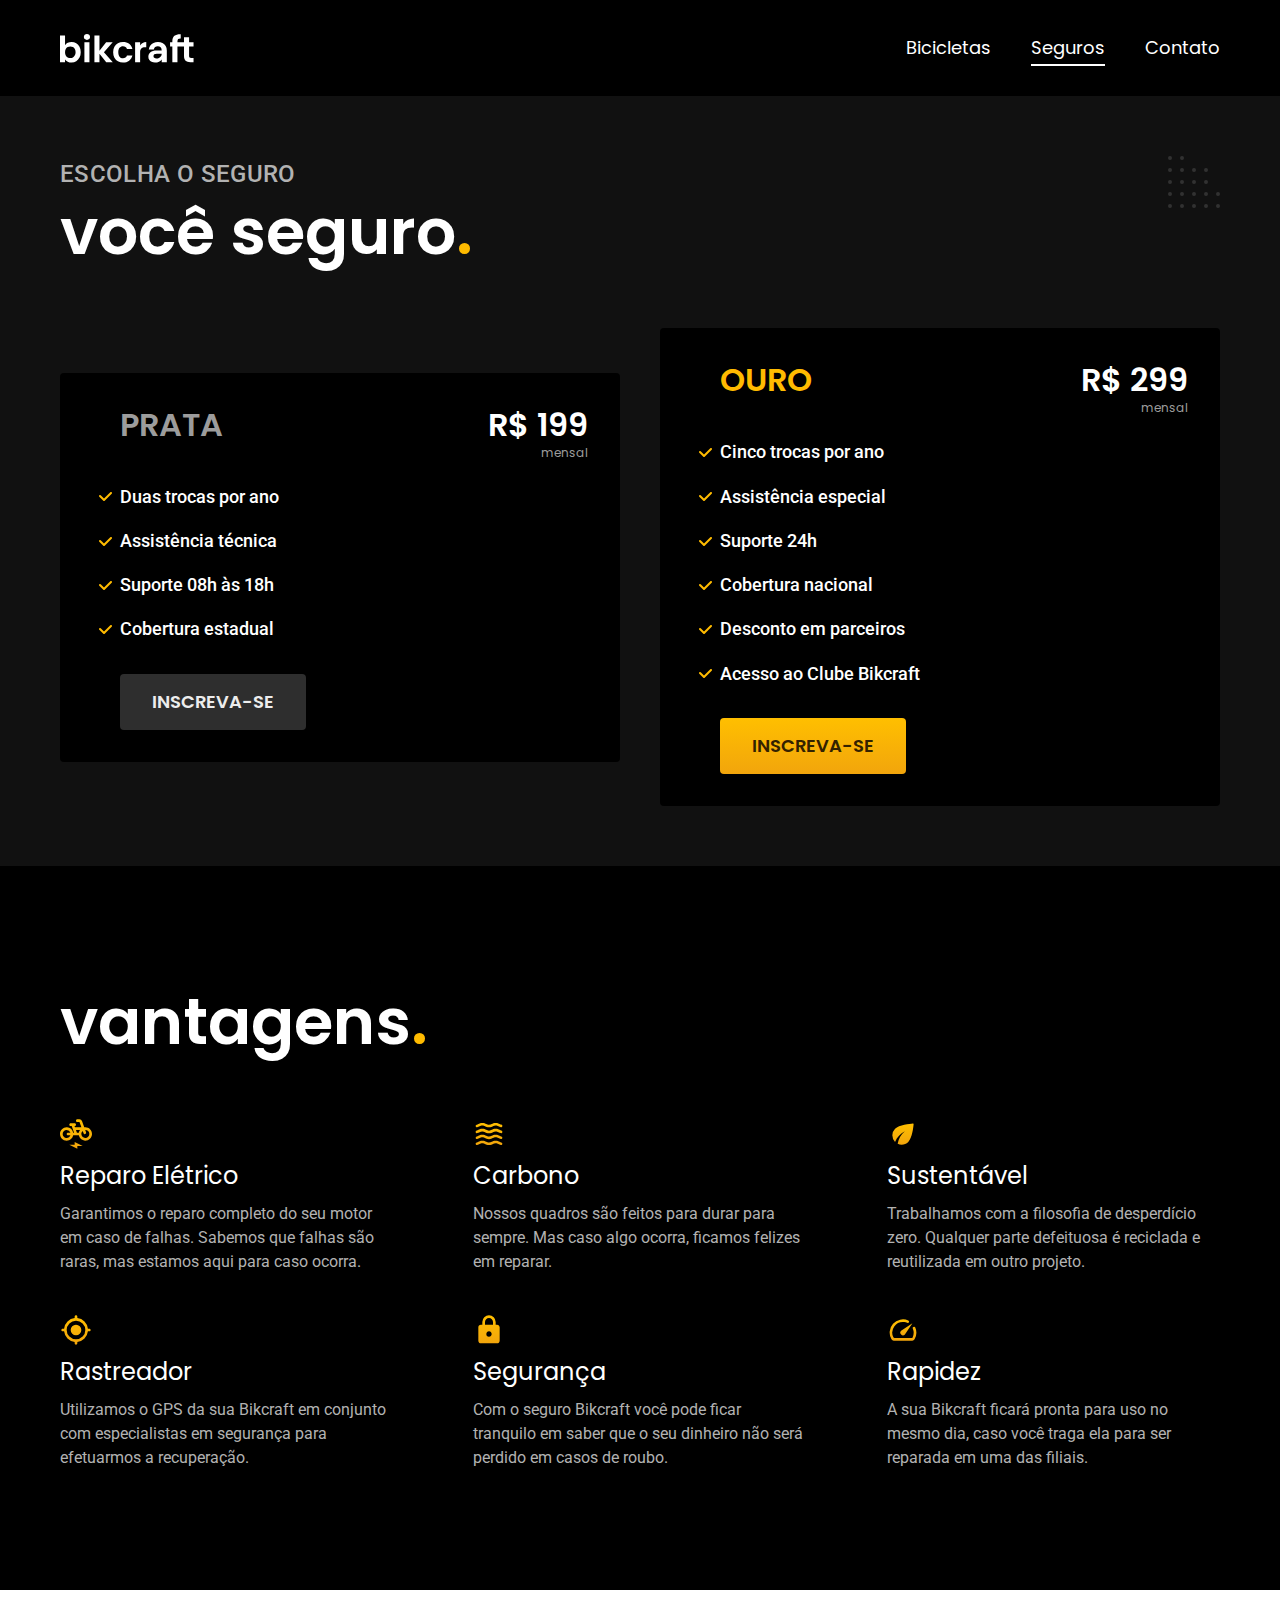
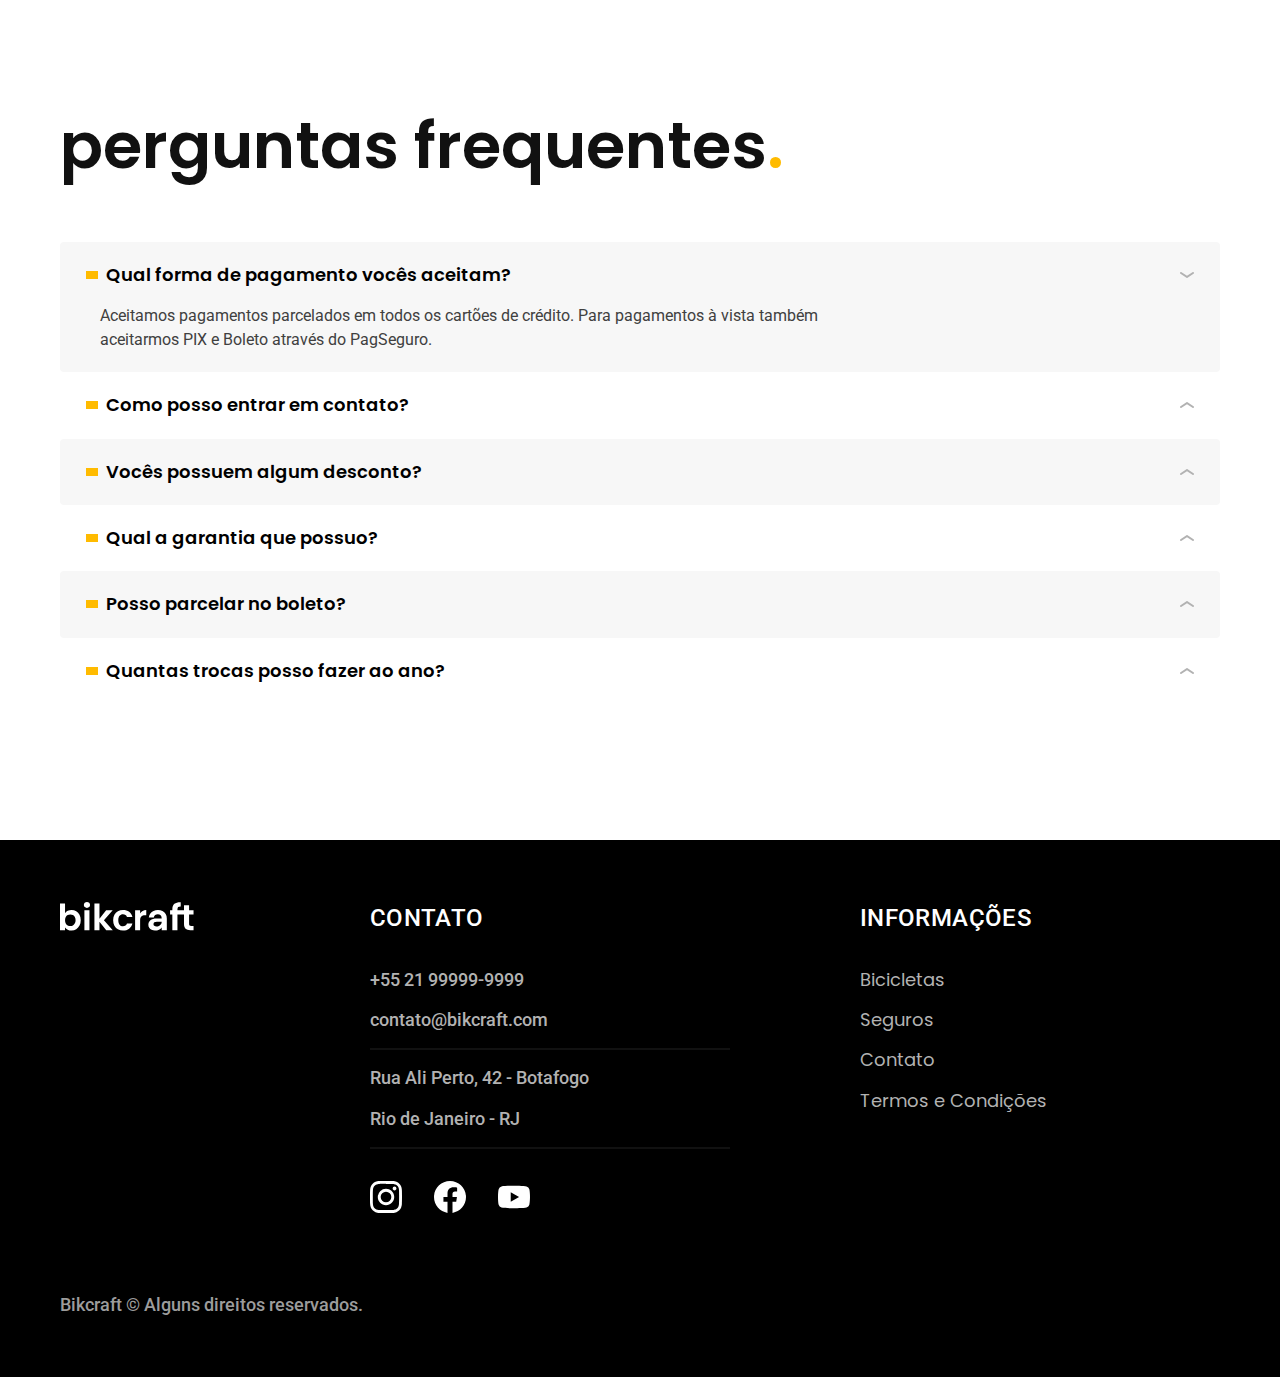
<file: seguros.html>
<!DOCTYPE html>
<html lang="pt-BR">
<head>
    <meta charset="UTF-8">
    <meta http-equiv="X-UA-Compatible" content="IE=edge">
    <meta name="viewport" content="width=device-width, initial-scale=1.0">
    <meta name="description" content="Seguros.">
<link rel="icon" href="./favicon.svg" type="image/svg+xml">
    <link rel="preload" href="./css/style.css" as="style">
    <link rel="stylesheet" href="./css/style.css">
    <title>Seguros | Bikcraft</title>
    <script>document.documentElement.classList.add('js')</script>
</head>
<body id="seguros">
    <header class="header-bg">
        <div class="container header">
            <a href="/"><img src="./img/bikcraft.svg" alt="Bikcraft"></a>
            <nav aria-label="Primária">
                <ul class="header-menu font-1-m">
                    <li><a href="./bicicletas.html">Bicicletas</a></li>
                    <li><a href="./seguros.html">Seguros</a></li>
                    <li><a href="./contato.html">Contato</a></li>
                </ul>
            </nav>
        </div>
    </header>

    <main class="seguros-bg">
        <div class="titulo-bg">
            <div class="titulo container">
                <p class="font-2-l-b cor-5">Escolha o seguro</p>
                <h1 class="font-1-xxl cor-0">você seguro<span class="cor-p1">.</span></h1>
            </div>
        </div>
        
            <div class="seguros container">
                <div class="seguros-item fadeInLeft" data-anime="200">
                    <h3 class="font-1-xl cor-6">PRATA</h3>
                        <span class="font-1-xl cor-0">R$ 199 <span class="font-1-xs cor-6">mensal</span></span>
                        <ul class="font-2-m cor-0">
                            <li>Duas trocas por ano</li>
                            <li>Assistência técnica</li>
                            <li>Suporte 08h às 18h</li>
                            <li>Cobertura estadual</li>
                        </ul>
                        <a class="btn secundario" href="./orcamento.html?tipo=seguro&produto=prata">Inscreva-se</a>
                </div>
    
                <div class="seguros-item fadeInRight" data-anime="400">
                    <h3 class="font-1-xl cor-p1">OURO</h3>
                        <span class="font-1-xl cor-0">R$ 299 <span class="font-1-xs cor-6">mensal</span></span>
                        <ul class="font-2-m cor-0">
                            <li>Cinco trocas por ano</li>
                            <li>Assistência especial</li>
                            <li>Suporte 24h</li>
                            <li>Cobertura nacional</li>
                            <li>Desconto em parceiros</li>
                            <li>Acesso ao Clube Bikcraft</li>
                        </ul>
                        <a class="btn" href="./orcamento.html?tipo=seguro&produto=ouro">Inscreva-se</a>
                </div>
            </div>
    </main>

    <article class="vantagens-bg">
        <div class="vantagens container">
            <h2 class="font-1-xxl cor-0">vantagens<span class="cor-p1">.</span></h2>
            <ul>
                <li>
                    <img src="./img/icones/eletrica.svg" alt="">
                    <h3 class="font-1-l cor-0">Reparo Elétrico</h3>
                    <p class="font-2-s cor-5">Garantimos o reparo completo do seu motor em caso de falhas. Sabemos que falhas são raras, mas estamos aqui para caso ocorra.</p>
                </li>

                <li>
                    <img src="./img/icones/carbono.svg" alt="">
                    <h3 class="font-1-l cor-0">Carbono</h3>
                    <p class="font-2-s cor-5">Nossos quadros são feitos para durar para sempre. Mas caso algo ocorra, ficamos felizes em reparar.</p>
                </li>

                <li>
                    <img src="./img/icones/sustentavel.svg" alt="">
                    <h3 class="font-1-l cor-0">Sustentável</h3>
                    <p class="font-2-s cor-5">Trabalhamos com a filosofia de desperdício zero. Qualquer parte defeituosa é reciclada e reutilizada em outro projeto.</p>
                </li>

                <li>
                    <img src="./img/icones/rastreador.svg" alt="">
                    <h3 class="font-1-l cor-0">Rastreador</h3>
                    <p class="font-2-s cor-5">Utilizamos o GPS da sua Bikcraft em conjunto com especialistas em segurança para efetuarmos a recuperação.</p>
                </li>

                <li>
                    <img src="./img/icones/seguro.svg" alt="">
                    <h3 class="font-1-l cor-0">Segurança</h3>
                    <p class="font-2-s cor-5">Com o seguro Bikcraft você pode ficar tranquilo em saber que o seu dinheiro não será perdido em casos de roubo.</p>
                </li>

                <li>
                    <img src="./img/icones/velocidade.svg" alt="">
                    <h3 class="font-1-l cor-0">Rapidez</h3>
                    <p class="font-2-s cor-5">A sua Bikcraft ficará pronta para uso no mesmo dia, caso você traga ela para ser reparada em uma das filiais.</p>
                </li>
            </ul>
        </div>
    </article>

    <article class="perguntas container">
        <h2 class="font-1-xxl">perguntas frequentes<span class="cor-p1">.</span></h2>
        <dl>
            <div>
                <dt><button class="font-1-m-b" aria-controls="pergunta1" aria-expanded="true">Qual forma de pagamento vocês aceitam?</button></dt>
                <dd class="font-2-s cor-9 ativa" id="pergunta1">Aceitamos pagamentos parcelados em todos os cartões de crédito. Para pagamentos à vista também aceitarmos PIX e Boleto através do PagSeguro.</dd>
            </div>

            <div>
                <dt><button class="font-1-m-b" aria-controls="pergunta2" aria-expanded="false">Como posso entrar em contato?</button></dt>
                <dd class="font-2-s cor-9" id="pergunta2">Aceitamos pagamentos parcelados em todos os cartões de crédito. Para pagamentos à vista também aceitarmos PIX e Boleto através do PagSeguro.</dd>
            </div>

            <div>
                <dt><button class="font-1-m-b" aria-controls="pergunta3" aria-expanded="false">Vocês possuem algum desconto?</button></dt>
                <dd class="font-2-s cor-9" id="pergunta3">Aceitamos pagamentos parcelados em todos os cartões de crédito. Para pagamentos à vista também aceitarmos PIX e Boleto através do PagSeguro.</dd>
            </div>

            <div>
                <dt><button class="font-1-m-b" aria-controls="pergunta4" aria-expanded="false">Qual a garantia que possuo?</button></dt>
                <dd class="font-2-s cor-9" id="pergunta4">Aceitamos pagamentos parcelados em todos os cartões de crédito. Para pagamentos à vista também aceitarmos PIX e Boleto através do PagSeguro.</dd>
            </div>

            <div>
                <dt><button class="font-1-m-b" aria-controls="pergunta5" aria-expanded="false">Posso parcelar no boleto?</button></dt>
                <dd class="font-2-s cor-9" id="pergunta5">Aceitamos pagamentos parcelados em todos os cartões de crédito. Para pagamentos à vista também aceitarmos PIX e Boleto através do PagSeguro.</dd>
            </div>

            <div>
                <dt><button class="font-1-m-b" aria-controls="pergunta6" aria-expanded="false">Quantas trocas posso fazer ao ano?</button></dt>
                <dd class="font-2-s cor-9" id="pergunta6">Aceitamos pagamentos parcelados em todos os cartões de crédito. Para pagamentos à vista também aceitarmos PIX e Boleto através do PagSeguro.</dd>
            </div>
        </dl>
    </article>

    <footer class="footer-bg">
        <div class="footer container">
            <img src="./img/bikcraft.svg" alt="Bikcraft">
            <div class="footer-contato">
                <h3 class="font-2-l-b cor-0">Contato</h3>
                <ul class="font-2-m cor-5">
                    <li><a href="tel:+5521999999999">+55 21 99999-9999</a></li>
                    <li><a href="mailto:contato@bikcraft.com">contato@bikcraft.com</a></li>
                    <li>Rua Ali Perto, 42 - Botafogo</li>
                    <li>Rio de Janeiro - RJ</li>
                </ul>
                <div class="footer-redes">
                    <a href="/">
                        <img src="./img/redes/instagram.svg" alt="Instagram">
                    </a>

                    <a href="/">
                        <img src="./img/redes/facebook.svg" alt="Facebook">
                    </a>

                    <a href="/">
                        <img src="./img/redes/youtube.svg" alt="YouTube">
                    </a>
                </div>
            </div>
            <div class="footer-informacoes">
                <h3 class="font-2-l-b cor-0">Informações</h3>
                <nav>
                    <ul class="font-1-m cor-5">
                        <li><a href="./bicicletas.html">Bicicletas</a></li>
                        <li><a href="./seguros.html">Seguros</a></li>
                        <li><a href="./contato.html">Contato</a></li>
                        <li><a href="./termos.html">Termos e Condições</a></li>
                    </ul>
                </nav>
            </div>
            <p class="font-2-m cor-6 footer-copy">Bikcraft &copy; Alguns direitos reservados.</p>
        </div>
    </footer>
    
    <script src="./js/plugins/simple-anime.js"></script>
    <script src="./js/script.js"></script>
</body>
</html>
</file>
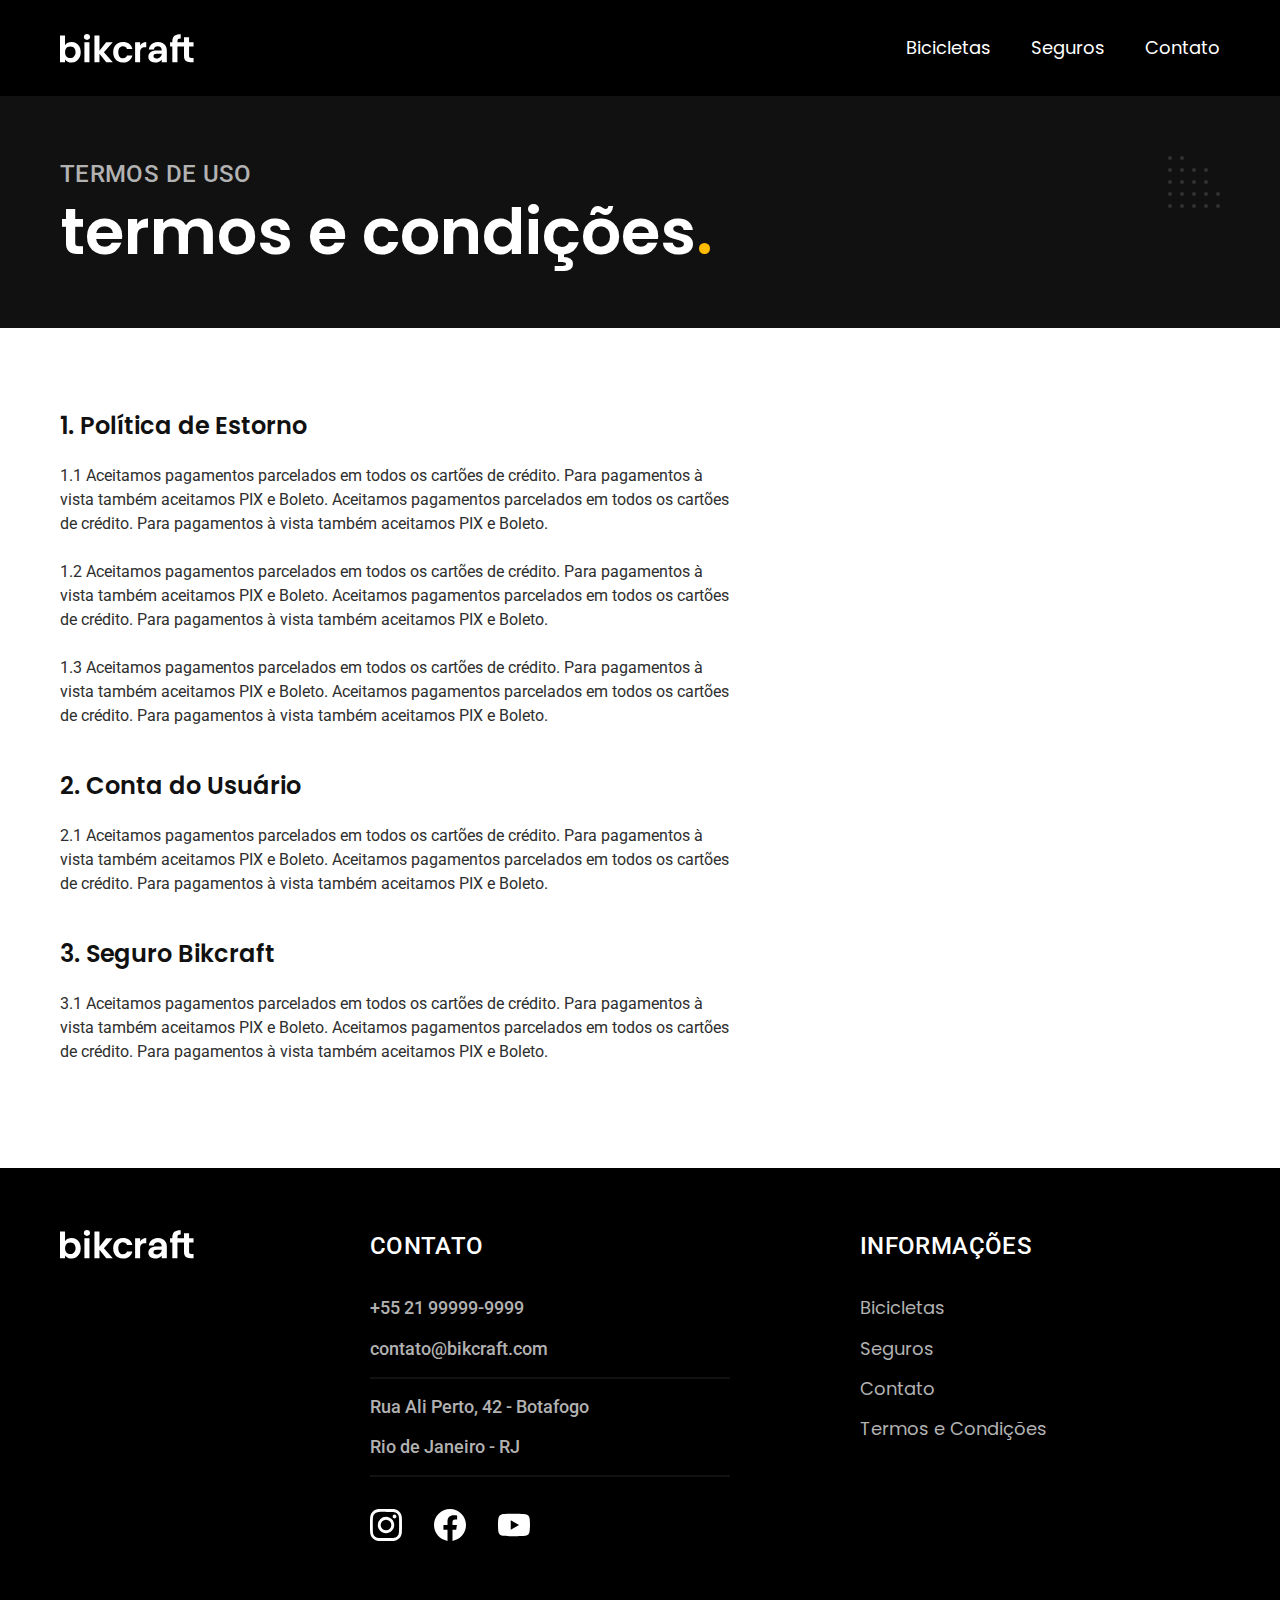
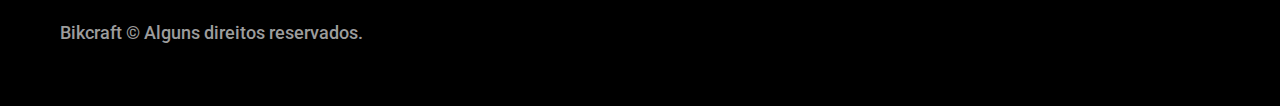
<file: termos.html>
<!DOCTYPE html>
<html lang="pt-BR">
<head>
    <meta charset="UTF-8">
    <meta http-equiv="X-UA-Compatible" content="IE=edge">
    <meta name="viewport" content="width=device-width, initial-scale=1.0">
    <meta name="description" content="Termos e condições.">
<link rel="icon" href="./favicon.svg" type="image/svg+xml">
    <link rel="preload" href="./css/style.css" as="style">
    <link rel="stylesheet" href="./css/style.css">
    <title>Termos e Condições | Bikcraft</title>
    <script>document.documentElement.classList.add('js')</script>
</head>
<body id="termos">
    <header class="header-bg">
        <div class="container header">
            <a href="/"><img src="./img/bikcraft.svg" alt="Bikcraft"></a>
            <nav aria-label="Primária">
                <ul class="header-menu font-1-m">
                    <li><a href="./bicicletas.html">Bicicletas</a></li>
                    <li><a href="./seguros.html">Seguros</a></li>
                    <li><a href="./contato.html">Contato</a></li>
                </ul>
            </nav>
        </div>
    </header>

    <main>
        <div class="titulo-bg">
            <div class="titulo container">
                <p class="font-2-l-b cor-5">Termos de uso</p>
                <h1 class="font-1-xxl cor-0">termos e condições<span class="cor-p1">.</span></h1>
            </div>
        </div>
        <div class="termos font-2-s cor-10 container">
            <h2 class="font-1-l cor-11">1. Política de Estorno</h2>
            <p>1.1 Aceitamos pagamentos parcelados em todos os cartões de crédito. Para pagamentos à vista também aceitamos PIX e Boleto. Aceitamos pagamentos parcelados em todos os cartões de crédito. Para pagamentos à vista também aceitamos PIX e Boleto.</p>
            <p>1.2 Aceitamos pagamentos parcelados em todos os cartões de crédito. Para pagamentos à vista também aceitamos PIX e Boleto. Aceitamos pagamentos parcelados em todos os cartões de crédito. Para pagamentos à vista também aceitamos PIX e Boleto.</p>
            <p>1.3 Aceitamos pagamentos parcelados em todos os cartões de crédito. Para pagamentos à vista também aceitamos PIX e Boleto. Aceitamos pagamentos parcelados em todos os cartões de crédito. Para pagamentos à vista também aceitamos PIX e Boleto.</p>
            <h2 class="font-1-l cor-11">2. Conta do Usuário</h2>
            <p>2.1 Aceitamos pagamentos parcelados em todos os cartões de crédito. Para pagamentos à vista também aceitamos PIX e Boleto. Aceitamos pagamentos parcelados em todos os cartões de crédito. Para pagamentos à vista também aceitamos PIX e Boleto.</p>
            <h2 class="font-1-l cor-11">3. Seguro Bikcraft</h2>
            <p>3.1 Aceitamos pagamentos parcelados em todos os cartões de crédito. Para pagamentos à vista também aceitamos PIX e Boleto. Aceitamos pagamentos parcelados em todos os cartões de crédito. Para pagamentos à vista também aceitamos PIX e Boleto.</p>
        </div>
    </main>

    <footer class="footer-bg">
        <div class="footer container">
            <img src="./img/bikcraft.svg" alt="Bikcraft">
            <div class="footer-contato">
                <h3 class="font-2-l-b cor-0">Contato</h3>
                <ul class="font-2-m cor-5">
                    <li><a href="tel:+5521999999999">+55 21 99999-9999</a></li>
                    <li><a href="mailto:contato@bikcraft.com">contato@bikcraft.com</a></li>
                    <li>Rua Ali Perto, 42 - Botafogo</li>
                    <li>Rio de Janeiro - RJ</li>
                </ul>
                <div class="footer-redes">
                    <a href="/">
                        <img src="./img/redes/instagram.svg" alt="Instagram">
                    </a>

                    <a href="/">
                        <img src="./img/redes/facebook.svg" alt="Facebook">
                    </a>

                    <a href="/">
                        <img src="./img/redes/youtube.svg" alt="YouTube">
                    </a>
                </div>
            </div>
            <div class="footer-informacoes">
                <h3 class="font-2-l-b cor-0">Informações</h3>
                <nav>
                    <ul class="font-1-m cor-5">
                        <li><a href="./bicicletas.html">Bicicletas</a></li>
                        <li><a href="./seguros.html">Seguros</a></li>
                        <li><a href="./contato.html">Contato</a></li>
                        <li><a href="./termos.html">Termos e Condições</a></li>
                    </ul>
                </nav>
            </div>
            <p class="font-2-m cor-6 footer-copy">Bikcraft &copy; Alguns direitos reservados.</p>
        </div>
    </footer>
    
    <script src="./js/script.js"></script>
</body>
</html>
</file>
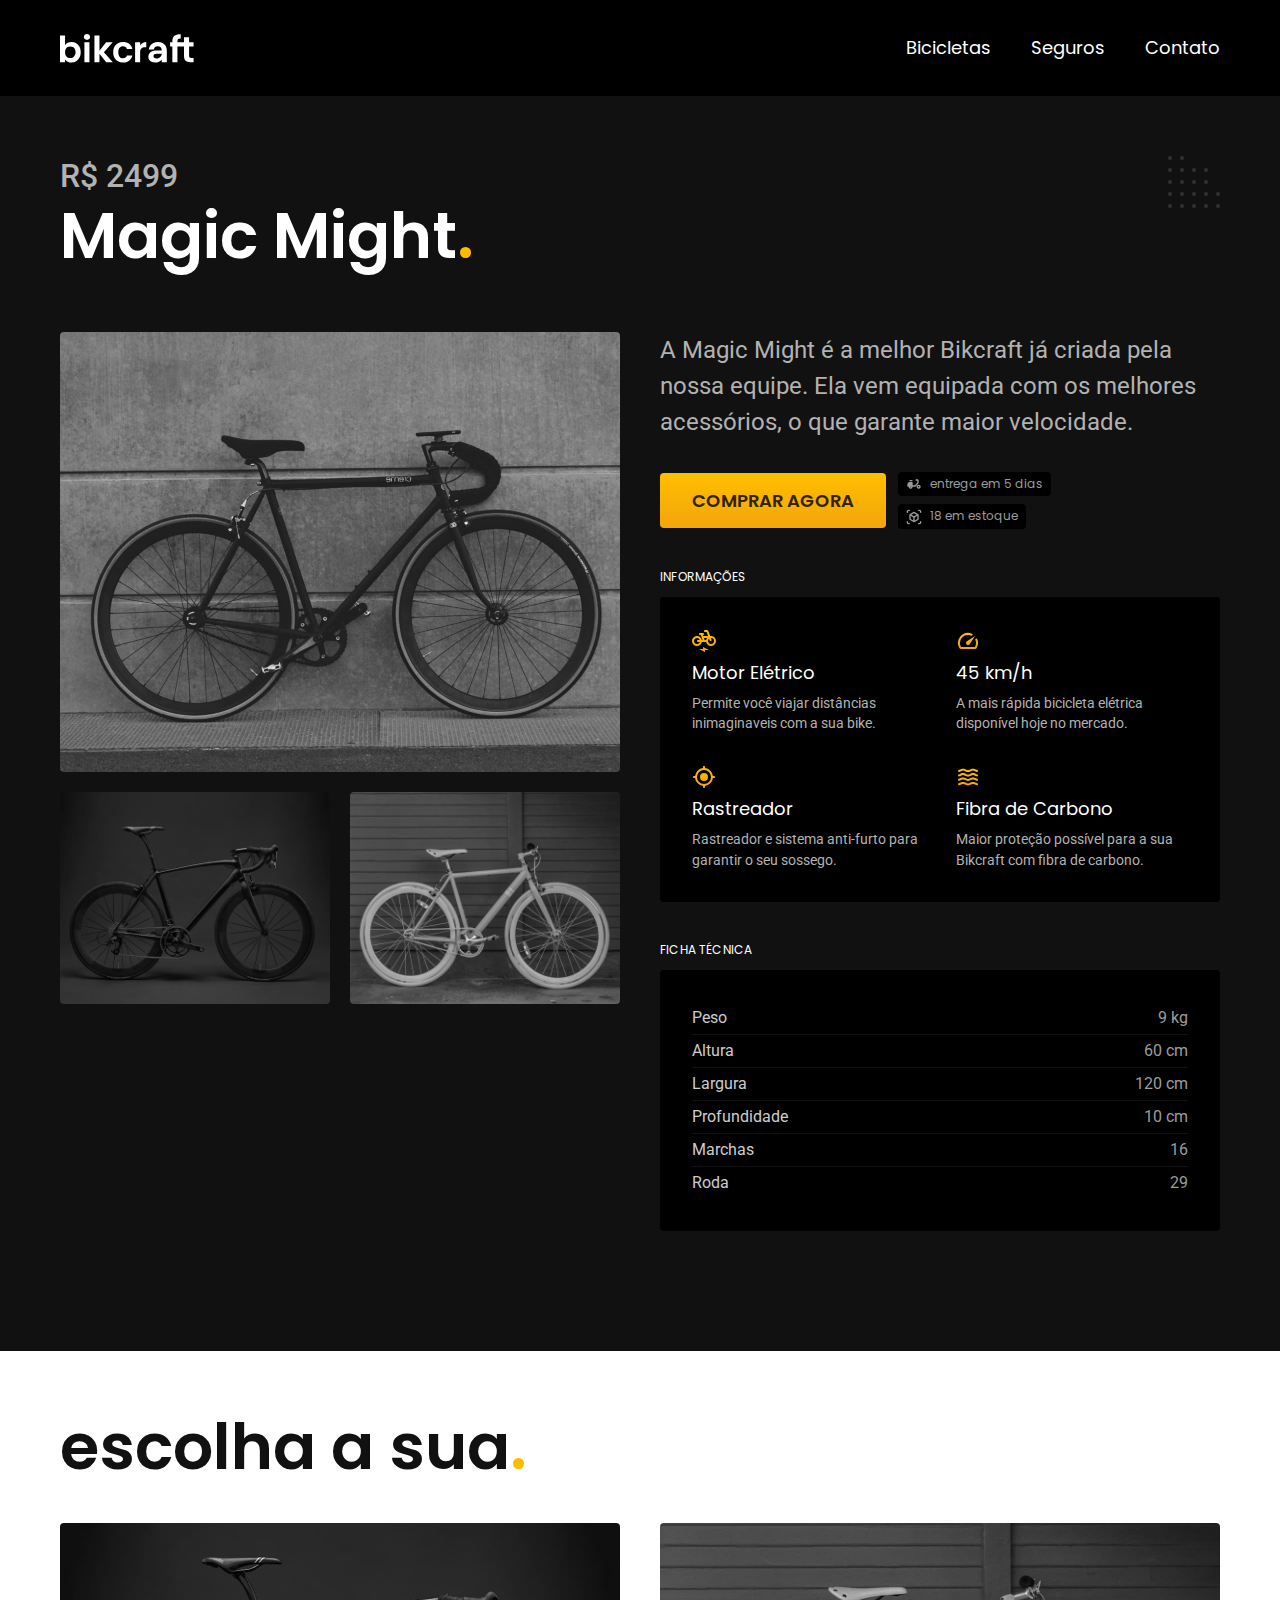
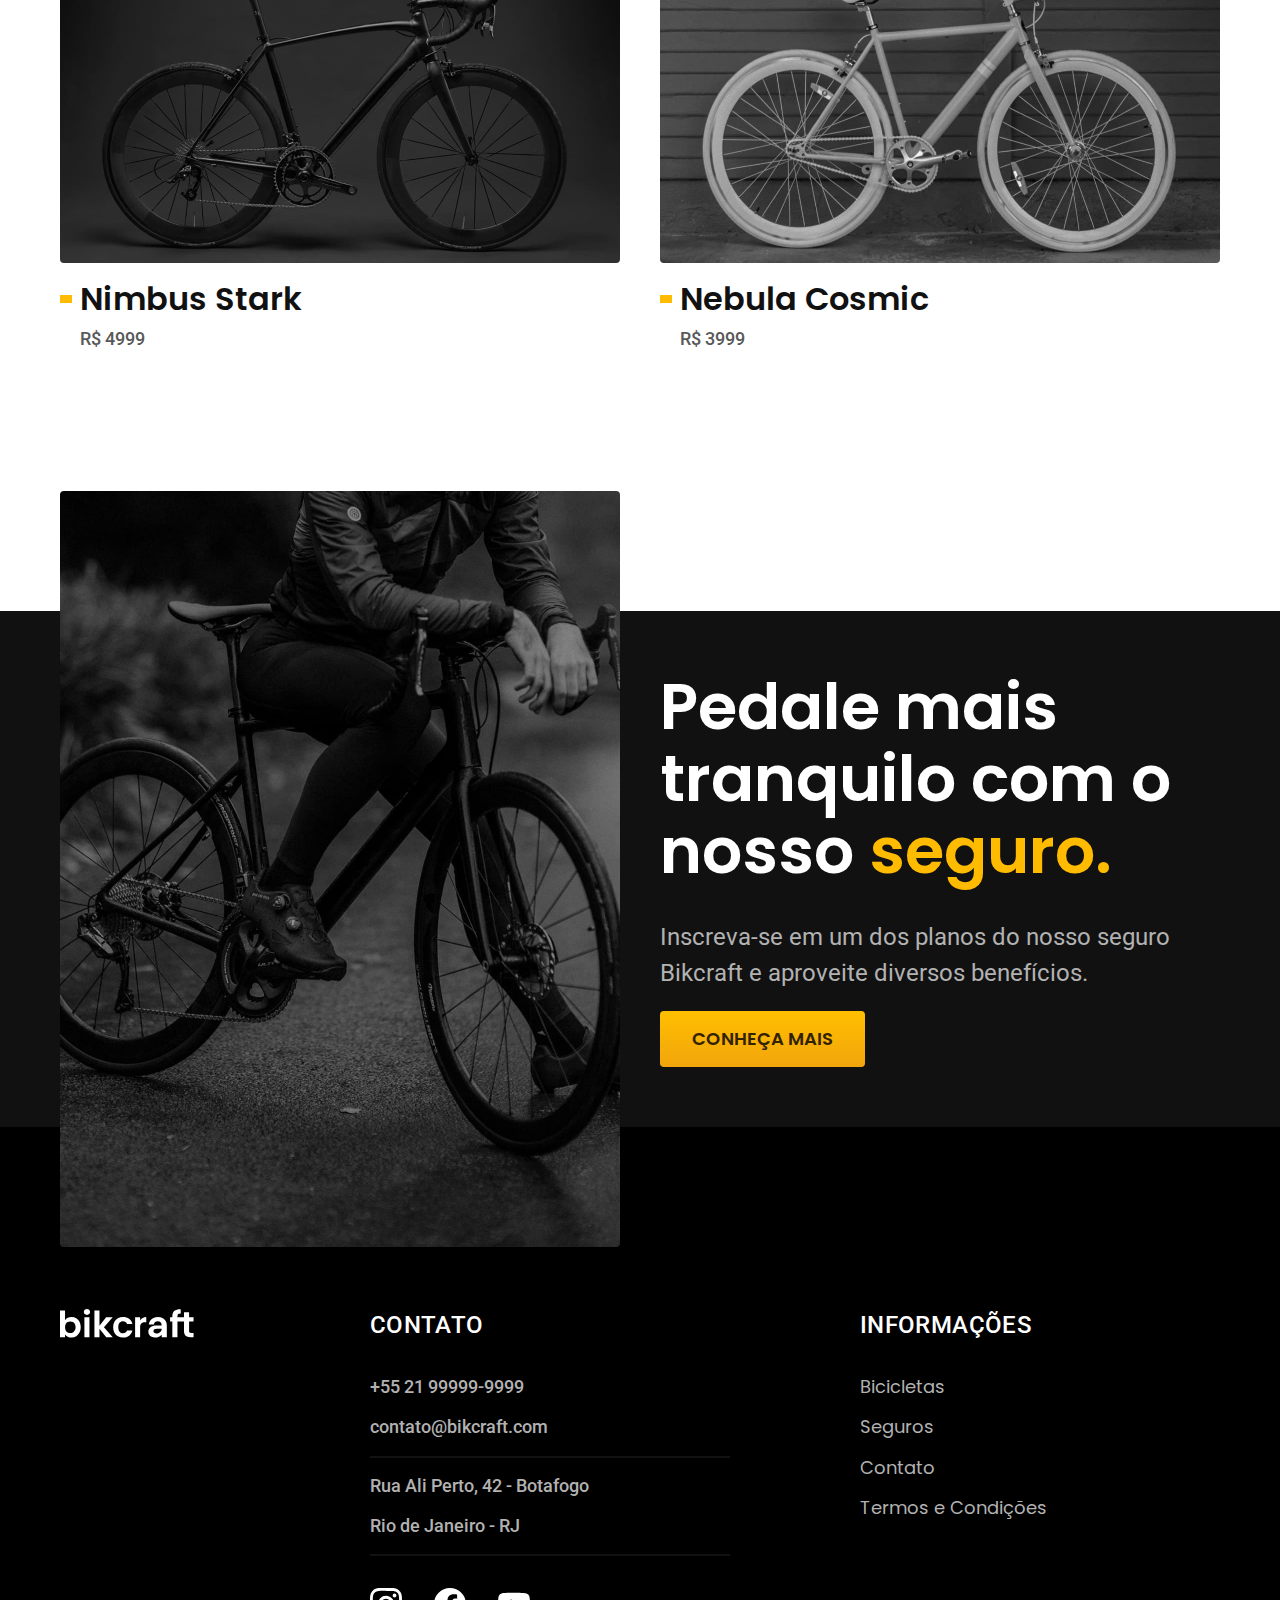
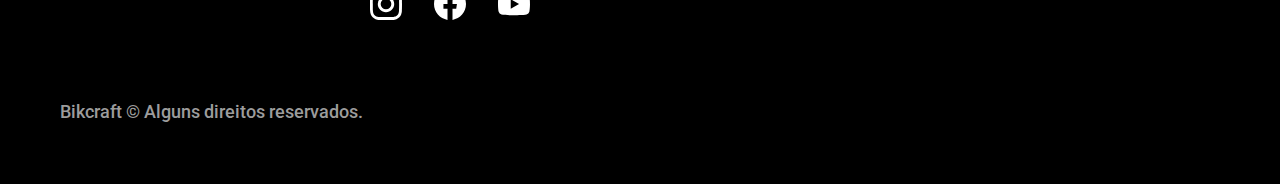
<file: bicicletas/magic.html>
<!DOCTYPE html>
<html lang="pt-BR">
<head>
    <meta charset="UTF-8">
    <meta http-equiv="X-UA-Compatible" content="IE=edge">
    <meta name="viewport" content="width=device-width, initial-scale=1.0">
    <meta name="description" content="Magic.">
    <link rel="icon" href="../favicon.svg" type="image/svg+xml">
    <link rel="stylesheet" href="../css/style.css">
    <title>Magic | Bikcraft</title>
    <script>document.documentElement.classList.add('js')</script>
</head>
<body id="bicicleta">
    <header class="header-bg">
        <div class="container header">
            <a href="/"><img src="../img/bikcraft.svg" alt="Bikcraft"></a>
            <nav aria-label="Primária">
                <ul class="header-menu font-1-m">
                    <li><a href="../bicicletas.html">Bicicletas</a></li>
                    <li><a href="../seguros.html">Seguros</a></li>
                    <li><a href="../contato.html">Contato</a></li>
                </ul>
            </nav>
        </div>
    </header>

    <main class="titulo-bg">
        <div>
            <div class="titulo container">
                <p class="font-2-xl cor-5">R$ 2499</p>
                <h1 class="font-1-xxl cor-0">Magic Might<span class="cor-p1">.</span></h1>
            </div>
        </div>
        <div class="bicicleta container">
            <div class="bicicleta-imagens">
                <img src="../img/bicicleta/nimbus2.jpg" alt="">
                <img src="../img/bicicleta/nimbus1.jpg" alt="">
                <img src="../img/bicicleta/nimbus3.jpg" alt="">
            </div>
            <div class="bicicleta-conteudo">
                    <p class="font-2-l cor-5">A Magic Might é a melhor Bikcraft já criada pela nossa equipe. Ela vem equipada com os melhores acessórios, o que garante maior velocidade.</p>
                    <div class="bicicleta-comprar">
                        <a class="btn" href="../orcamento.html?tipo=bikcraft&produto=magic">Comprar Agora</a>
                        <span class="font-1-xs cor-6"><img src="../img/icones/entrega.svg" alt=""> entrega em 5 dias</span>
                        <span class="font-1-xs cor-6"><img src="../img/icones/estoque.svg" alt=""> 18 em estoque</span>
                    </div>
                    <h2 class="font-1-xs cor-0">Informações</h2>
                    <ul class="bicicleta-informacoes">
                        <li>
                        <img src="../img/icones/eletrica.svg" alt="">
                        <h3 class="font-1-m cor-0">Motor Elétrico</h3>
                        <p class="font-2-xs cor-5">Permite você viajar distâncias inimaginaveis com a sua bike.</p>
                    </li>

                    <li>
                        <img src="../img/icones/velocidade.svg" alt="">
                        <h3 class="font-1-m cor-0">45 km/h</h3>
                        <p class="font-2-xs cor-5">A mais rápida bicicleta elétrica disponível hoje no mercado.</p>
                    </li>
                    
                    <li>
                        <img src="../img/icones/rastreador.svg" alt="">
                        <h3 class="font-1-m cor-0">Rastreador</h3>
                        <p class="font-2-xs cor-5">Rastreador e sistema anti-furto para garantir o seu sossego.</p>
                    </li>

                    <li>
                        <img src="../img/icones/carbono.svg" alt="">
                        <h3 class="font-1-m cor-0">Fibra de Carbono</h3>
                        <p class="font-2-xs cor-5">Maior proteção possível para a sua Bikcraft com fibra de carbono.</p>
                    </li>
                </ul>
                <h2 class="font-1-xs cor-0">Ficha Técnica</h2>
                <ul class="bicicleta-ficha font-2-s cor-4">
                    <li>Peso <span>9 kg</span></li>
                    <li>Altura <span>60 cm</span></li>
                    <li>Largura <span>120 cm</span></li>
                    <li>Profundidade <span>10 cm</span></li>
                    <li>Marchas <span>16</span></li>
                    <li>Roda <span>29</span></li>
                </ul>
            </div>
        </div>
    </main>

    <article class="bicicletas-lista container">
        <h2 class="font-1-xxl">escolha a sua<span class="cor-p1">.</span></h2>
        <ul>
            <li>
                <a href="./nimbus.html">
                    <img src="../img/bicicletas/nimbus.jpg" alt="Bicicleta preta">
                    <h3 class="font-1-xl">Nimbus Stark</h3>
                    <span class="font-2-m cor-8">R$ 4999</span>
                </a>
            </li>

            <li>
                <a href="./nebula.html">
                    <img src="../img/bicicletas/nebula.jpg" alt="Bicicleta branca">
                    <h3 class="font-1-xl">Nebula Cosmic</h3>
                    <span class="font-2-m cor-8">R$ 3999</span>
                </a>
            </li>
        </ul>
    </article>

    <article class="seguro-bg">
        <div class="seguro container">
            <div class="seguro-imagem">
                <img src="../img/fotos/seguros.jpg" alt="Pessoa parada em cima de uma bicicleta">
            </div>
            <div class="seguro-conteudo">
                <h2 class="font-1-xxl cor-0">Pedale mais tranquilo com o nosso <span class="cor-p1">seguro.</span></h2>
                <p class="font-2-l cor-5">Inscreva-se em um dos planos do nosso seguro Bikcraft e aproveite diversos benefícios.</p>
                <a class="btn" href="../seguros.html">Conheça Mais</a>
            </div>
        </div>

    </article>

    <footer class="footer-bg">
        <div class="footer container">
            <img src="../img/bikcraft.svg" alt="Bikcraft">
            <div class="footer-contato">
                <h3 class="font-2-l-b cor-0">Contato</h3>
                <ul class="font-2-m cor-5">
                    <li><a href="tel:+5521999999999">+55 21 99999-9999</a></li>
                    <li><a href="mailto:contato@bikcraft.com">contato@bikcraft.com</a></li>
                    <li>Rua Ali Perto, 42 - Botafogo</li>
                    <li>Rio de Janeiro - RJ</li>
                </ul>
                <div class="footer-redes">
                    <a href="/">
                        <img src="../img/redes/instagram.svg" alt="Instagram">
                    </a>

                    <a href="/">
                        <img src="../img/redes/facebook.svg" alt="Facebook">
                    </a>

                    <a href="/">
                        <img src="../img/redes/youtube.svg" alt="YouTube">
                    </a>
                </div>
            </div>
            <div class="footer-informacoes">
                <h3 class="font-2-l-b cor-0">Informações</h3>
                <nav>
                    <ul class="font-1-m cor-5">
                        <li><a href="../bicicletas.html">Bicicletas</a></li>
                        <li><a href="../seguros.html">Seguros</a></li>
                        <li><a href="../contato.html">Contato</a></li>
                        <li><a href="../termos.html">Termos e Condições</a></li>
                    </ul>
                </nav>
            </div>
            <p class="font-2-m cor-6 footer-copy">Bikcraft &copy; Alguns direitos reservados.</p>
        </div>
    </footer>
    
    <script src="../js/script.js"></script>
</body>
</html>
</file>
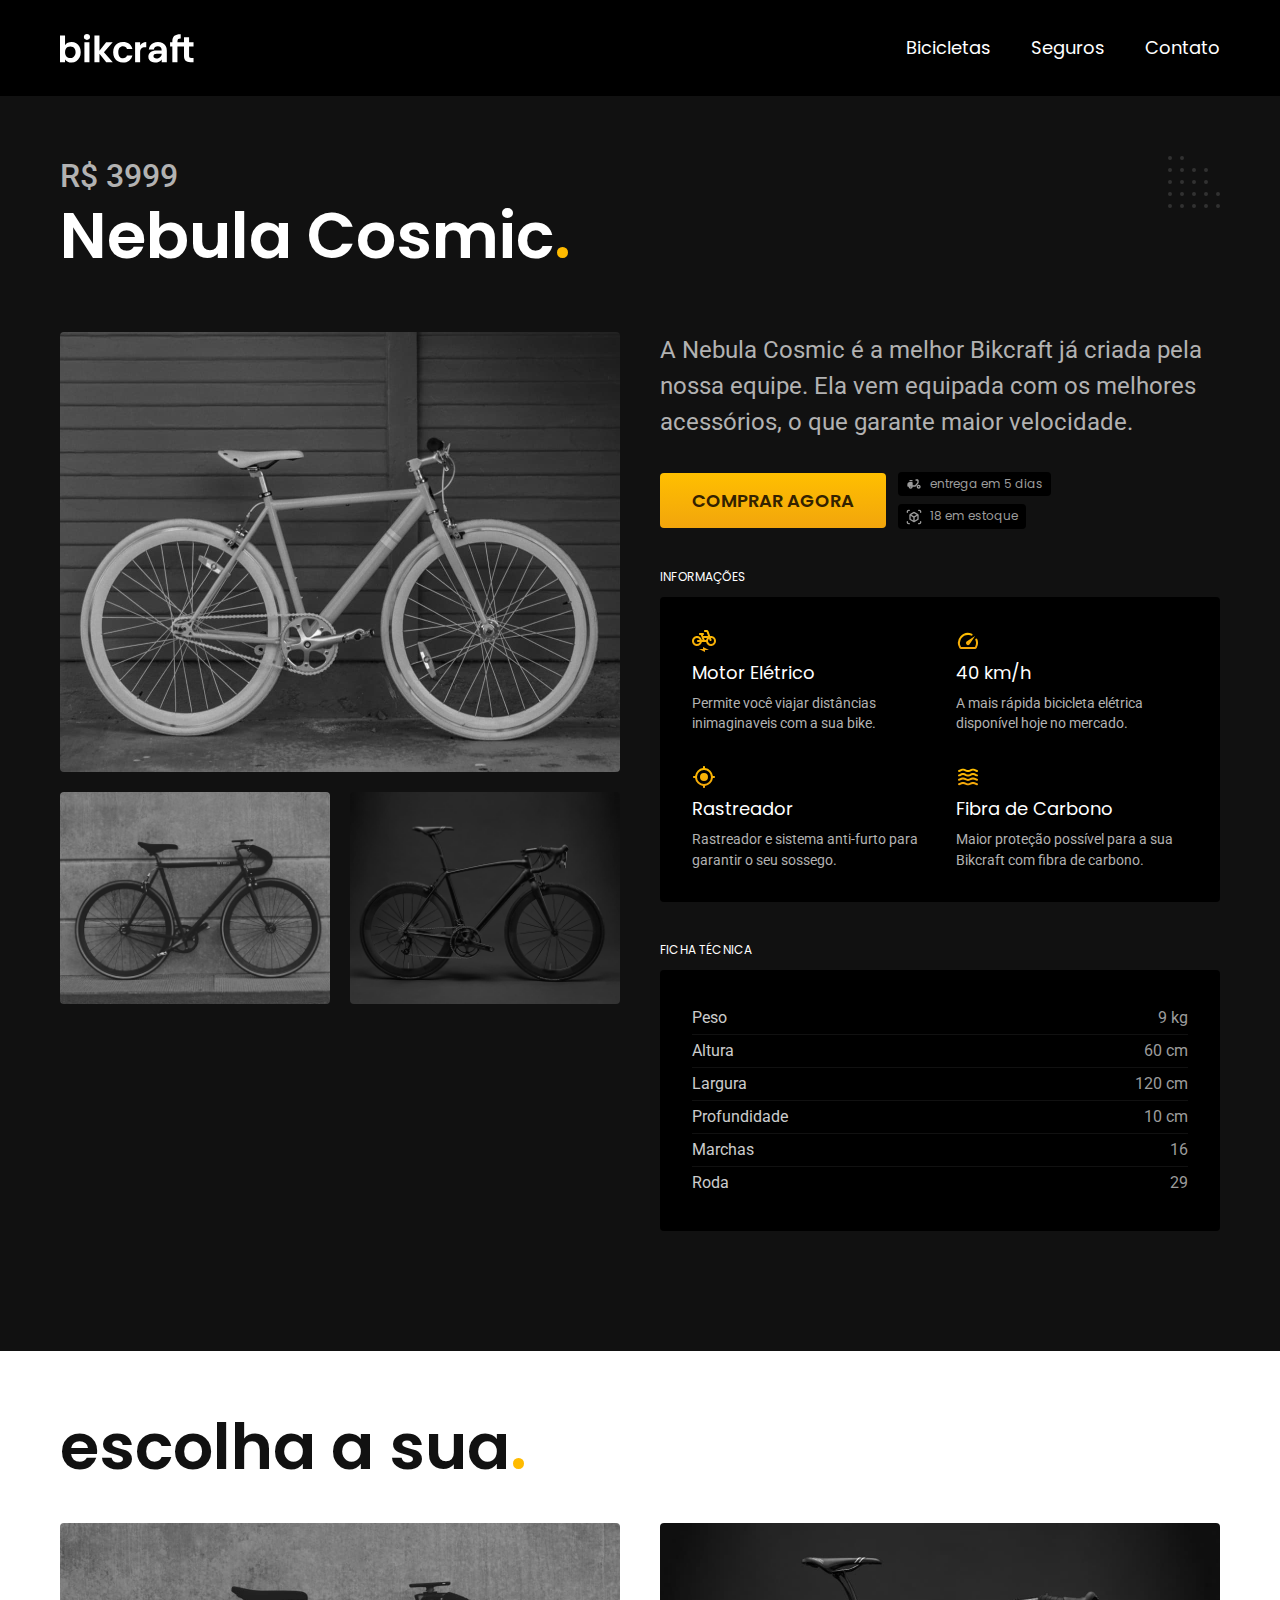
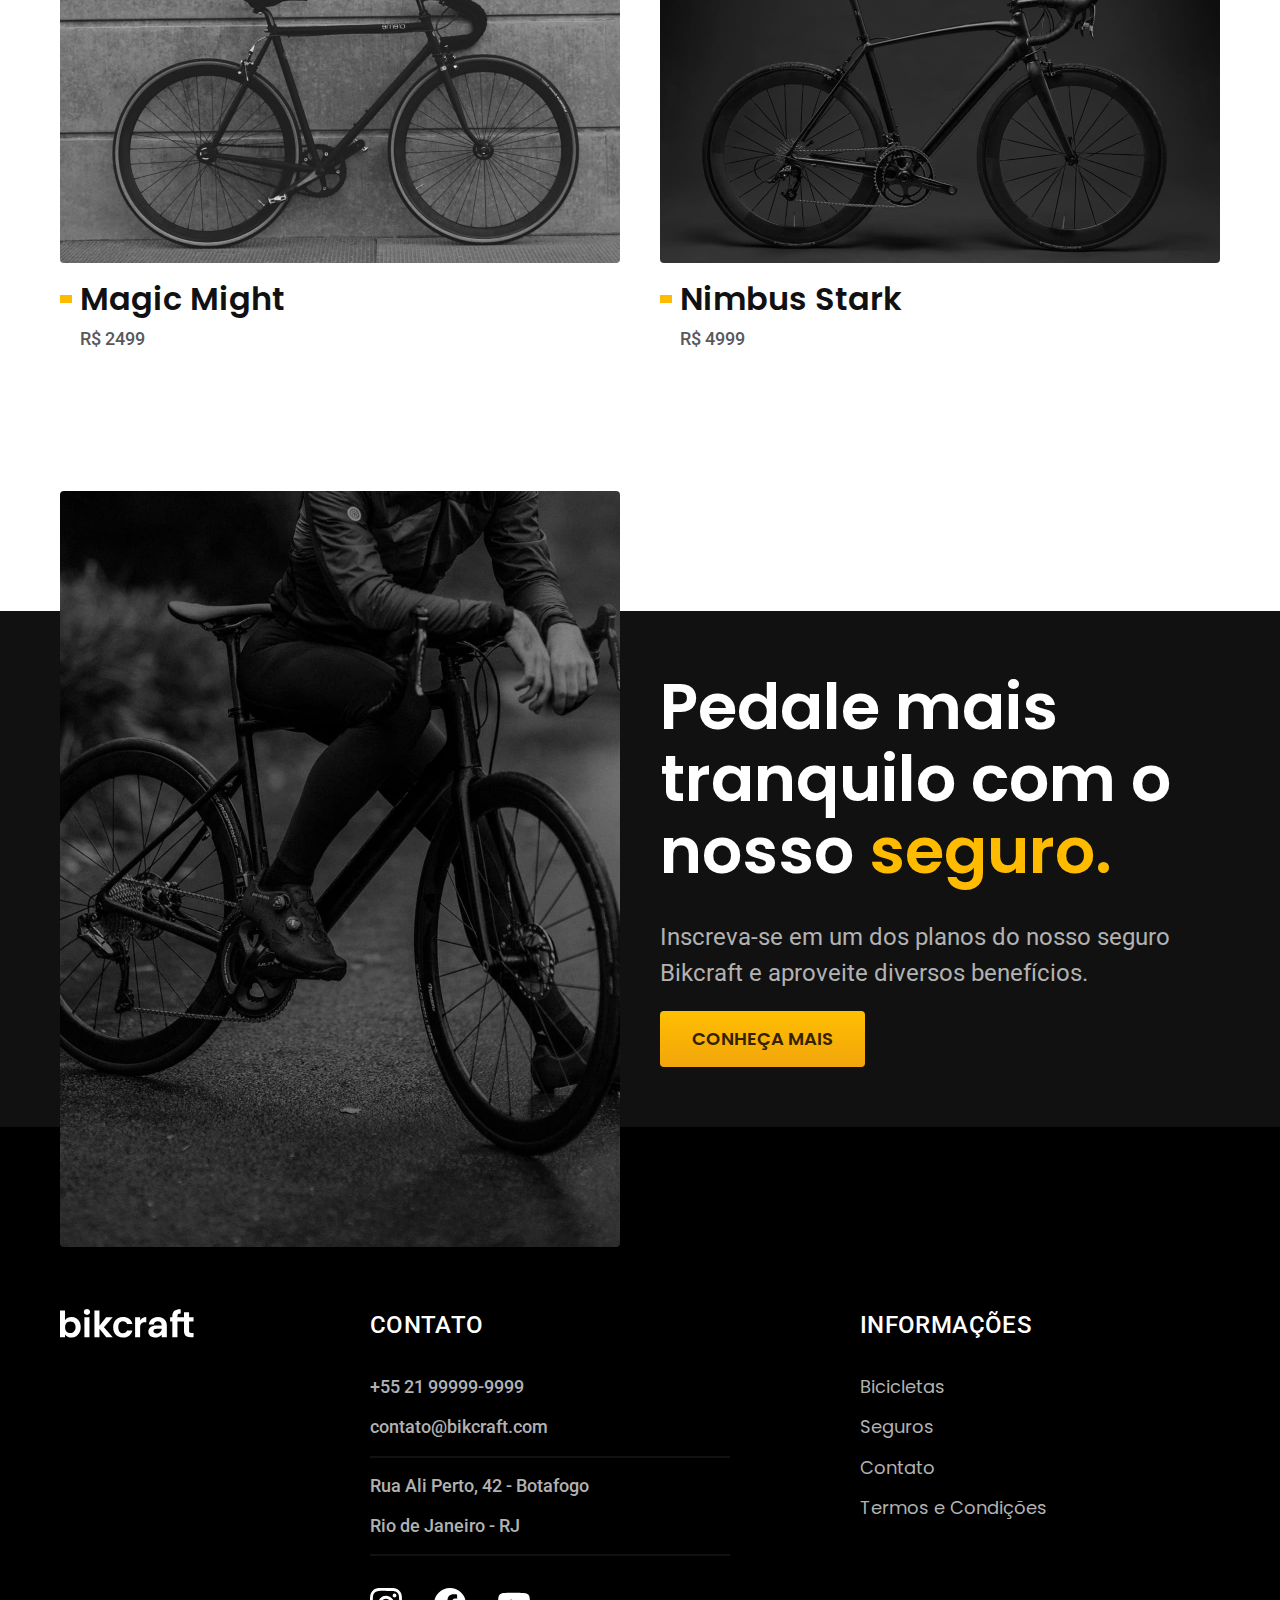
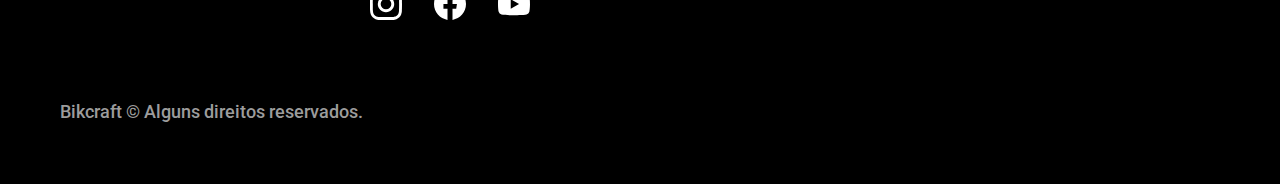
<file: bicicletas/nebula.html>
<!DOCTYPE html>
<html lang="pt-BR">
<head>
    <meta charset="UTF-8">
    <meta http-equiv="X-UA-Compatible" content="IE=edge">
    <meta name="viewport" content="width=device-width, initial-scale=1.0">
    <meta name="description" content="Nebula.">
    <link rel="icon" href="../favicon.svg" type="image/svg+xml">
    <link rel="stylesheet" href="../css/style.css">
    <title>Nebula | Bikcraft</title>
    <script>document.documentElement.classList.add('js')</script>
</head>
<body id="bicicleta">
    <header class="header-bg">
        <div class="container header">
            <a href="/"><img src="../img/bikcraft.svg" alt="Bikcraft"></a>
            <nav aria-label="Primária">
                <ul class="header-menu font-1-m">
                    <li><a href="../bicicletas.html">Bicicletas</a></li>
                    <li><a href="../seguros.html">Seguros</a></li>
                    <li><a href="../contato.html">Contato</a></li>
                </ul>
            </nav>
        </div>
    </header>

    <main class="titulo-bg">
        <div>
            <div class="titulo container">
                <p class="font-2-xl cor-5">R$ 3999</p>
                <h1 class="font-1-xxl cor-0">Nebula Cosmic<span class="cor-p1">.</span></h1>
            </div>
        </div>
        <div class="bicicleta container">
            <div class="bicicleta-imagens">
                <img src="../img/bicicleta/nimbus3.jpg" alt="">
                <img src="../img/bicicleta/nimbus2.jpg" alt="">
                <img src="../img/bicicleta/nimbus1.jpg" alt="">
            </div>
            <div class="bicicleta-conteudo">
                    <p class="font-2-l cor-5">A Nebula Cosmic é a melhor Bikcraft já criada pela nossa equipe. Ela vem equipada com os melhores acessórios, o que garante maior velocidade.</p>
                    <div class="bicicleta-comprar">
                        <a class="btn" href="../orcamento.html?tipo=bikcraft&produto=nebula">Comprar Agora</a>
                        <span class="font-1-xs cor-6"><img src="../img/icones/entrega.svg" alt=""> entrega em 5 dias</span>
                        <span class="font-1-xs cor-6"><img src="../img/icones/estoque.svg" alt=""> 18 em estoque</span>
                    </div>
                    <h2 class="font-1-xs cor-0">Informações</h2>
                    <ul class="bicicleta-informacoes">
                        <li>
                        <img src="../img/icones/eletrica.svg" alt="">
                        <h3 class="font-1-m cor-0">Motor Elétrico</h3>
                        <p class="font-2-xs cor-5">Permite você viajar distâncias inimaginaveis com a sua bike.</p>
                    </li>

                    <li>
                        <img src="../img/icones/velocidade.svg" alt="">
                        <h3 class="font-1-m cor-0">40 km/h</h3>
                        <p class="font-2-xs cor-5">A mais rápida bicicleta elétrica disponível hoje no mercado.</p>
                    </li>
                    
                    <li>
                        <img src="../img/icones/rastreador.svg" alt="">
                        <h3 class="font-1-m cor-0">Rastreador</h3>
                        <p class="font-2-xs cor-5">Rastreador e sistema anti-furto para garantir o seu sossego.</p>
                    </li>

                    <li>
                        <img src="../img/icones/carbono.svg" alt="">
                        <h3 class="font-1-m cor-0">Fibra de Carbono</h3>
                        <p class="font-2-xs cor-5">Maior proteção possível para a sua Bikcraft com fibra de carbono.</p>
                    </li>
                </ul>
                <h2 class="font-1-xs cor-0">Ficha Técnica</h2>
                <ul class="bicicleta-ficha font-2-s cor-4">
                    <li>Peso <span>9 kg</span></li>
                    <li>Altura <span>60 cm</span></li>
                    <li>Largura <span>120 cm</span></li>
                    <li>Profundidade <span>10 cm</span></li>
                    <li>Marchas <span>16</span></li>
                    <li>Roda <span>29</span></li>
                </ul>
            </div>
        </div>
    </main>

    <article class="bicicletas-lista container">
        <h2 class="font-1-xxl">escolha a sua<span class="cor-p1">.</span></h2>
        <ul>
            <li>
                <a href="./magic.html">
                    <img src="../img/bicicletas/magic.jpg" alt="Bicicleta preta">
                    <h3 class="font-1-xl">Magic Might</h3>
                    <span class="font-2-m cor-8">R$ 2499</span>
                </a>
            </li>

            <li>
                <a href="./nimbus.html">
                    <img src="../img/bicicletas/nimbus.jpg" alt="Bicicleta branca">
                    <h3 class="font-1-xl">Nimbus Stark</h3>
                    <span class="font-2-m cor-8">R$ 4999</span>
                </a>
            </li>
        </ul>
    </article>

    <article class="seguro-bg">
        <div class="seguro container">
            <div class="seguro-imagem">
                <img src="../img/fotos/seguros.jpg" alt="Pessoa parada em cima de uma bicicleta">
            </div>
            <div class="seguro-conteudo">
                <h2 class="font-1-xxl cor-0">Pedale mais tranquilo com o nosso <span class="cor-p1">seguro.</span></h2>
                <p class="font-2-l cor-5">Inscreva-se em um dos planos do nosso seguro Bikcraft e aproveite diversos benefícios.</p>
                <a class="btn" href="../seguros.html">Conheça Mais</a>
            </div>
        </div>

    </article>

    <footer class="footer-bg">
        <div class="footer container">
            <img src="../img/bikcraft.svg" alt="Bikcraft">
            <div class="footer-contato">
                <h3 class="font-2-l-b cor-0">Contato</h3>
                <ul class="font-2-m cor-5">
                    <li><a href="tel:+5521999999999">+55 21 99999-9999</a></li>
                    <li><a href="mailto:contato@bikcraft.com">contato@bikcraft.com</a></li>
                    <li>Rua Ali Perto, 42 - Botafogo</li>
                    <li>Rio de Janeiro - RJ</li>
                </ul>
                <div class="footer-redes">
                    <a href="/">
                        <img src="../img/redes/instagram.svg" alt="Instagram">
                    </a>

                    <a href="/">
                        <img src="../img/redes/facebook.svg" alt="Facebook">
                    </a>

                    <a href="/">
                        <img src="../img/redes/youtube.svg" alt="YouTube">
                    </a>
                </div>
            </div>
            <div class="footer-informacoes">
                <h3 class="font-2-l-b cor-0">Informações</h3>
                <nav>
                    <ul class="font-1-m cor-5">
                        <li><a href="../bicicletas.html">Bicicletas</a></li>
                        <li><a href="../seguros.html">Seguros</a></li>
                        <li><a href="../contato.html">Contato</a></li>
                        <li><a href="../termos.html">Termos e Condições</a></li>
                    </ul>
                </nav>
            </div>
            <p class="font-2-m cor-6 footer-copy">Bikcraft &copy; Alguns direitos reservados.</p>
        </div>
    </footer>
    
    <script src="../js/script.js"></script>
</body>
</html>
</file>
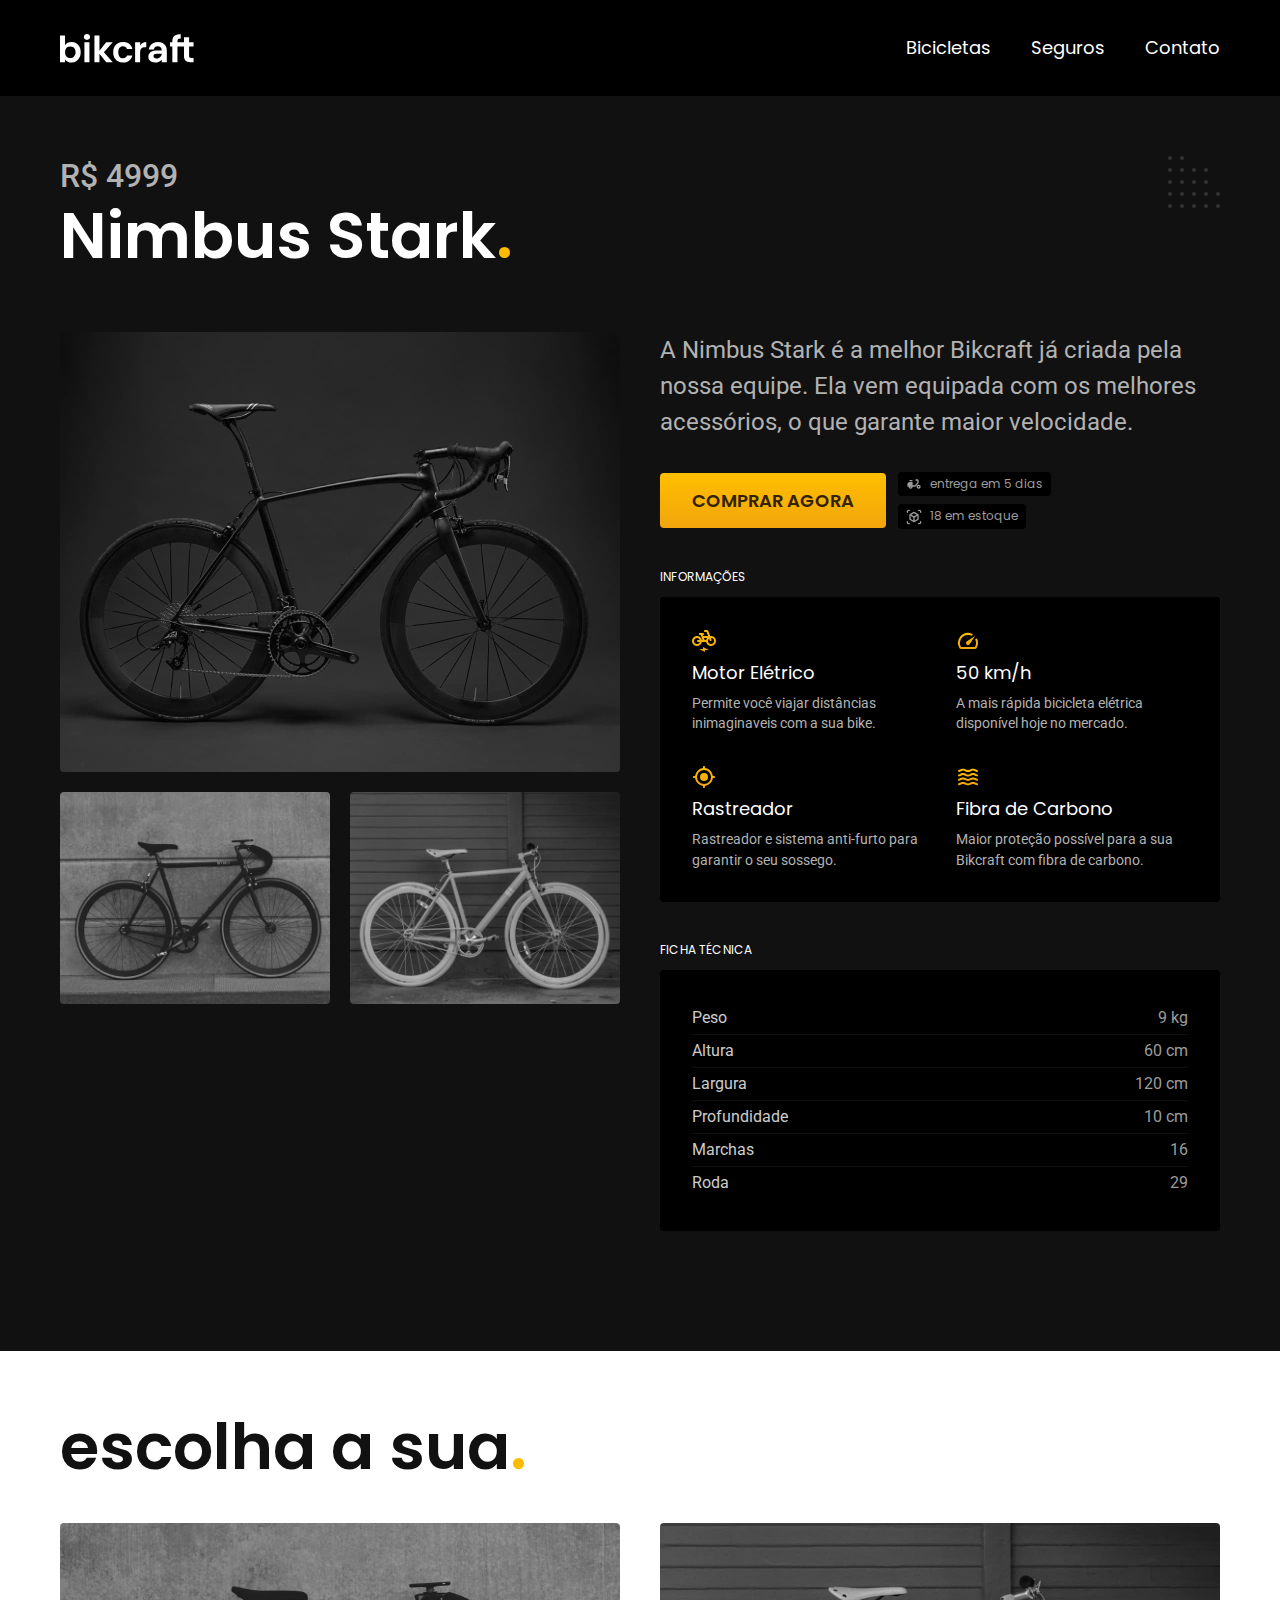
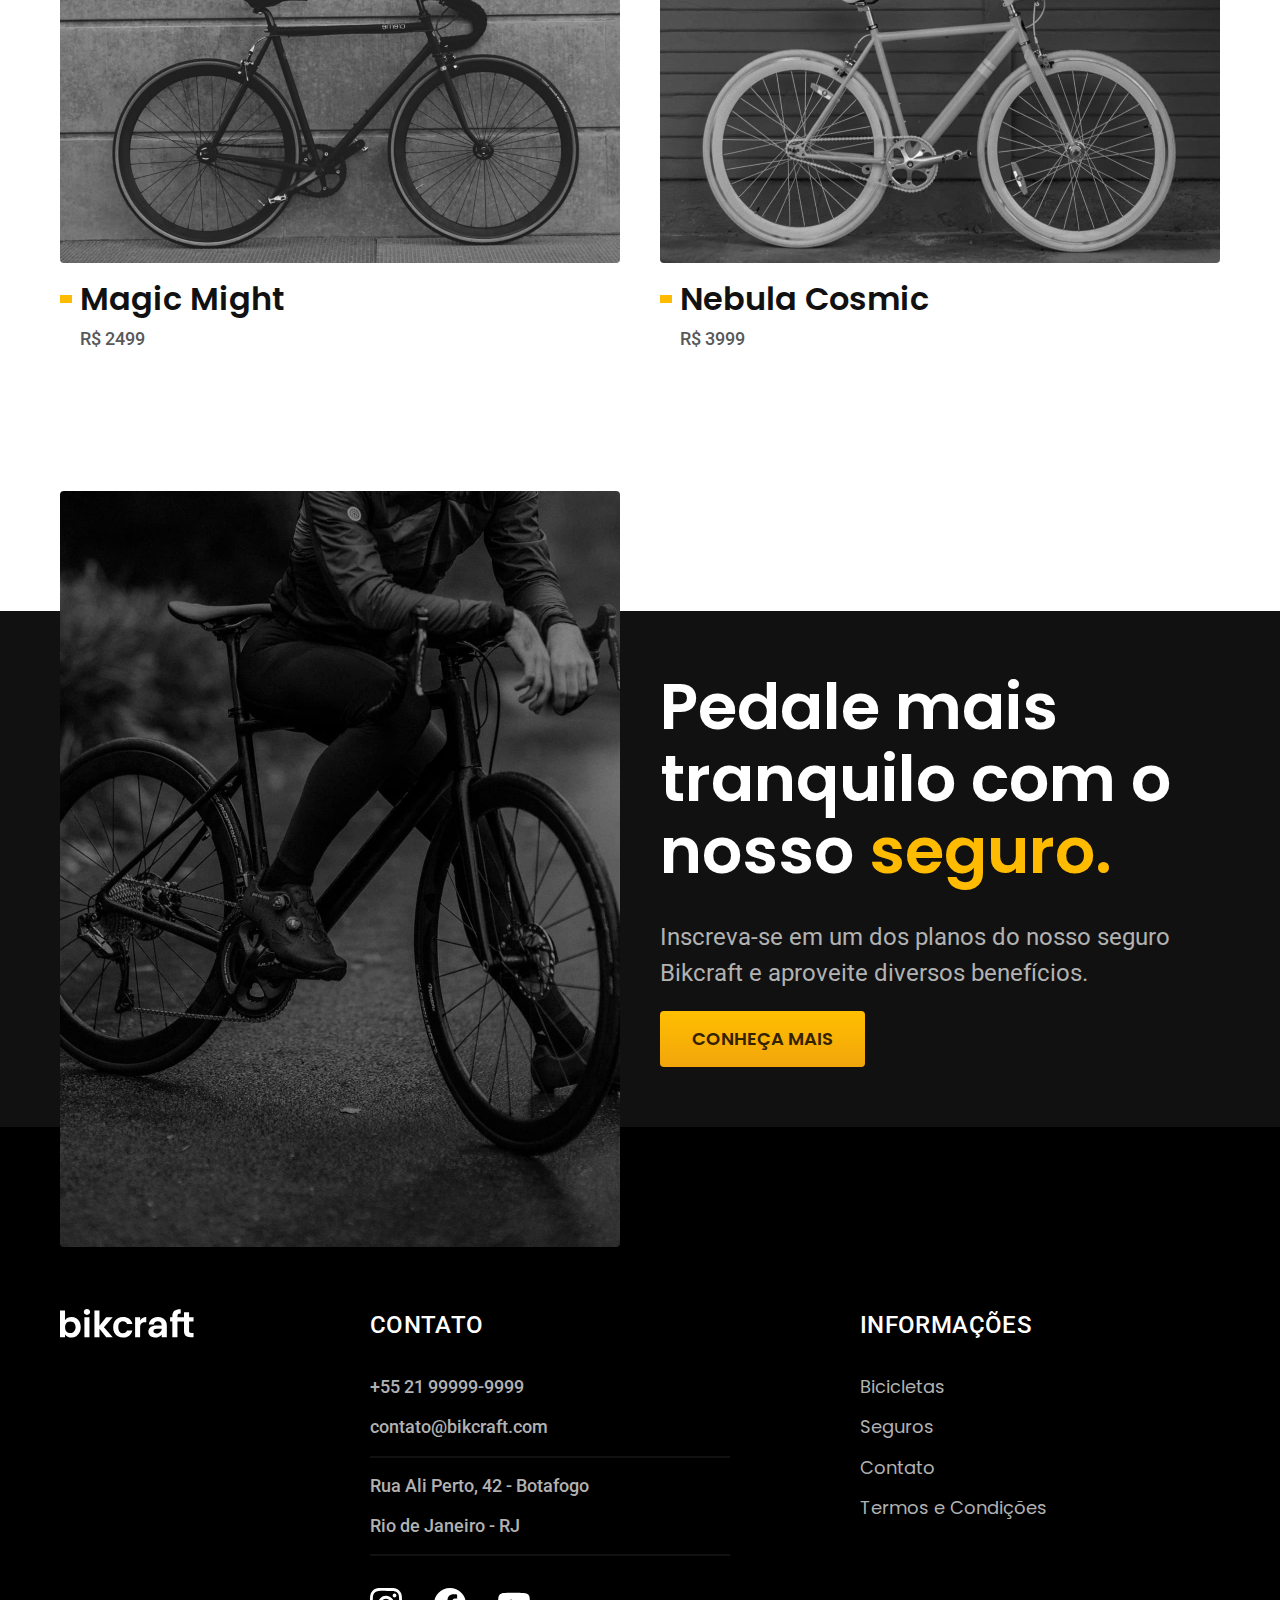
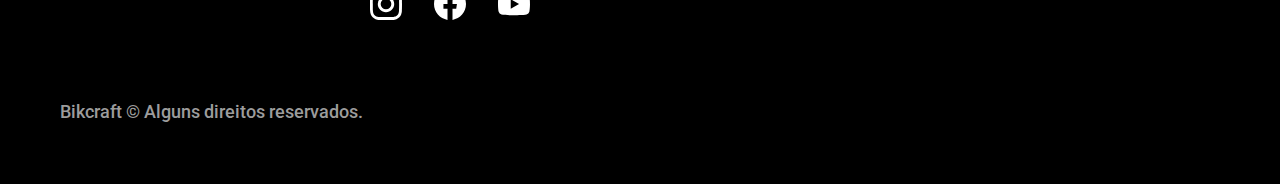
<file: bicicletas/nimbus.html>
<!DOCTYPE html>
<html lang="pt-BR">
<head>
    <meta charset="UTF-8">
    <meta http-equiv="X-UA-Compatible" content="IE=edge">
    <meta name="viewport" content="width=device-width, initial-scale=1.0">
    <meta name="description" content="Nimbus.">
    <link rel="icon" href="../favicon.svg" type="image/svg+xml">
    <link rel="stylesheet" href="../css/style.css">
    <title>Nimbus | Bikcraft</title>
    <script>document.documentElement.classList.add('js')</script>
</head>
<body id="bicicleta">
    <header class="header-bg">
        <div class="container header">
            <a href="/"><img src="../img/bikcraft.svg" alt="Bikcraft"></a>
            <nav aria-label="Primária">
                <ul class="header-menu font-1-m">
                    <li><a href="../bicicletas.html">Bicicletas</a></li>
                    <li><a href="../seguros.html">Seguros</a></li>
                    <li><a href="../contato.html">Contato</a></li>
                </ul>
            </nav>
        </div>
    </header>

    <main class="titulo-bg">
        <div>
            <div class="titulo container">
                <p class="font-2-xl cor-5">R$ 4999</p>
                <h1 class="font-1-xxl cor-0">Nimbus Stark<span class="cor-p1">.</span></h1>
            </div>
        </div>
        <div class="bicicleta container">
            <div class="bicicleta-imagens">
                <img src="../img/bicicleta/nimbus1.jpg" alt="">
                <img src="../img/bicicleta/nimbus2.jpg" alt="">
                <img src="../img/bicicleta/nimbus3.jpg" alt="">
            </div>
            <div class="bicicleta-conteudo">
                    <p class="font-2-l cor-5">A Nimbus Stark é a melhor Bikcraft já criada pela nossa equipe. Ela vem equipada com os melhores acessórios, o que garante maior velocidade.</p>
                    <div class="bicicleta-comprar">
                        <a class="btn" href="../orcamento.html?tipo=bikcraft&produto=nimbus">Comprar Agora</a>
                        <span class="font-1-xs cor-6"><img src="../img/icones/entrega.svg" alt=""> entrega em 5 dias</span>
                        <span class="font-1-xs cor-6"><img src="../img/icones/estoque.svg" alt=""> 18 em estoque</span>
                    </div>
                    <h2 class="font-1-xs cor-0">Informações</h2>
                    <ul class="bicicleta-informacoes">
                        <li>
                        <img src="../img/icones/eletrica.svg" alt="">
                        <h3 class="font-1-m cor-0">Motor Elétrico</h3>
                        <p class="font-2-xs cor-5">Permite você viajar distâncias inimaginaveis com a sua bike.</p>
                    </li>

                    <li>
                        <img src="../img/icones/velocidade.svg" alt="">
                        <h3 class="font-1-m cor-0">50 km/h</h3>
                        <p class="font-2-xs cor-5">A mais rápida bicicleta elétrica disponível hoje no mercado.</p>
                    </li>
                    
                    <li>
                        <img src="../img/icones/rastreador.svg" alt="">
                        <h3 class="font-1-m cor-0">Rastreador</h3>
                        <p class="font-2-xs cor-5">Rastreador e sistema anti-furto para garantir o seu sossego.</p>
                    </li>

                    <li>
                        <img src="../img/icones/carbono.svg" alt="">
                        <h3 class="font-1-m cor-0">Fibra de Carbono</h3>
                        <p class="font-2-xs cor-5">Maior proteção possível para a sua Bikcraft com fibra de carbono.</p>
                    </li>
                </ul>
                <h2 class="font-1-xs cor-0">Ficha Técnica</h2>
                <ul class="bicicleta-ficha font-2-s cor-4">
                    <li>Peso <span>9 kg</span></li>
                    <li>Altura <span>60 cm</span></li>
                    <li>Largura <span>120 cm</span></li>
                    <li>Profundidade <span>10 cm</span></li>
                    <li>Marchas <span>16</span></li>
                    <li>Roda <span>29</span></li>
                </ul>
            </div>
        </div>
    </main>

    <article class="bicicletas-lista container">
        <h2 class="font-1-xxl">escolha a sua<span class="cor-p1">.</span></h2>
        <ul>
            <li>
                <a href="./magic.html">
                    <img src="../img/bicicletas/magic.jpg" alt="Bicicleta preta">
                    <h3 class="font-1-xl">Magic Might</h3>
                    <span class="font-2-m cor-8">R$ 2499</span>
                </a>
            </li>

            <li>
                <a href="./nebula.html">
                    <img src="../img/bicicletas/nebula.jpg" alt="Bicicleta branca">
                    <h3 class="font-1-xl">Nebula Cosmic</h3>
                    <span class="font-2-m cor-8">R$ 3999</span>
                </a>
            </li>
        </ul>
    </article>

    <article class="seguro-bg">
        <div class="seguro container">
            <div class="seguro-imagem">
                <img src="../img/fotos/seguros.jpg" alt="Pessoa parada em cima de uma bicicleta">
            </div>
            <div class="seguro-conteudo">
                <h2 class="font-1-xxl cor-0">Pedale mais tranquilo com o nosso <span class="cor-p1">seguro.</span></h2>
                <p class="font-2-l cor-5">Inscreva-se em um dos planos do nosso seguro Bikcraft e aproveite diversos benefícios.</p>
                <a class="btn" href="../seguros.html">Conheça Mais</a>
            </div>
        </div>

    </article>

    <footer class="footer-bg">
        <div class="footer container">
            <img src="../img/bikcraft.svg" alt="Bikcraft">
            <div class="footer-contato">
                <h3 class="font-2-l-b cor-0">Contato</h3>
                <ul class="font-2-m cor-5">
                    <li><a href="tel:+5521999999999">+55 21 99999-9999</a></li>
                    <li><a href="mailto:contato@bikcraft.com">contato@bikcraft.com</a></li>
                    <li>Rua Ali Perto, 42 - Botafogo</li>
                    <li>Rio de Janeiro - RJ</li>
                </ul>
                <div class="footer-redes">
                    <a href="/">
                        <img src="../img/redes/instagram.svg" alt="Instagram">
                    </a>

                    <a href="/">
                        <img src="../img/redes/facebook.svg" alt="Facebook">
                    </a>

                    <a href="/">
                        <img src="../img/redes/youtube.svg" alt="YouTube">
                    </a>
                </div>
            </div>
            <div class="footer-informacoes">
                <h3 class="font-2-l-b cor-0">Informações</h3>
                <nav>
                    <ul class="font-1-m cor-5">
                        <li><a href="../bicicletas.html">Bicicletas</a></li>
                        <li><a href="../seguros.html">Seguros</a></li>
                        <li><a href="../contato.html">Contato</a></li>
                        <li><a href="../termos.html">Termos e Condições</a></li>
                    </ul>
                </nav>
            </div>
            <p class="font-2-m cor-6 footer-copy">Bikcraft &copy; Alguns direitos reservados.</p>
        </div>
    </footer>
    
    <script src="../js/script.js"></script>
</body>
</html>
</file>
<file: css/style.css>
/*GLOBAL*/
@import "./global/global.css";
@import "./global/header.css";
@import "./global/footer.css";

/*HOME*/
@import "./home/intro.css";
@import "./home/tecnologia.css";
@import "./home/parceiros.css";
@import "./home/depoimento.css";

/*UTILS*/
@import "./utils/componentes.css";
@import "./utils/tipografia.css";
@import "./utils/formulario.css";
@import "./utils/anime.css";

/*BICICLETAS*/
@import "./bicicletas/bicicletas-lista.css";
@import "./bicicletas/bicicletas.css";

/*BICICLETA*/
@import "./bicicleta/bicicleta.css";
@import "./bicicleta/seguro.css";

/*SEGUROS*/
@import "./seguros/seguros.css";
@import "./seguros/vantagens.css";
@import "./seguros/perguntas.css";

/*TERMOS*/
@import "./termos/termos.css";

/*CONTATO*/
@import "./contato/contato.css";
@import "./contato/lojas.css";

/*ORÇAMENTO*/
@import "./orcamento/orcamento.css";
</file>
